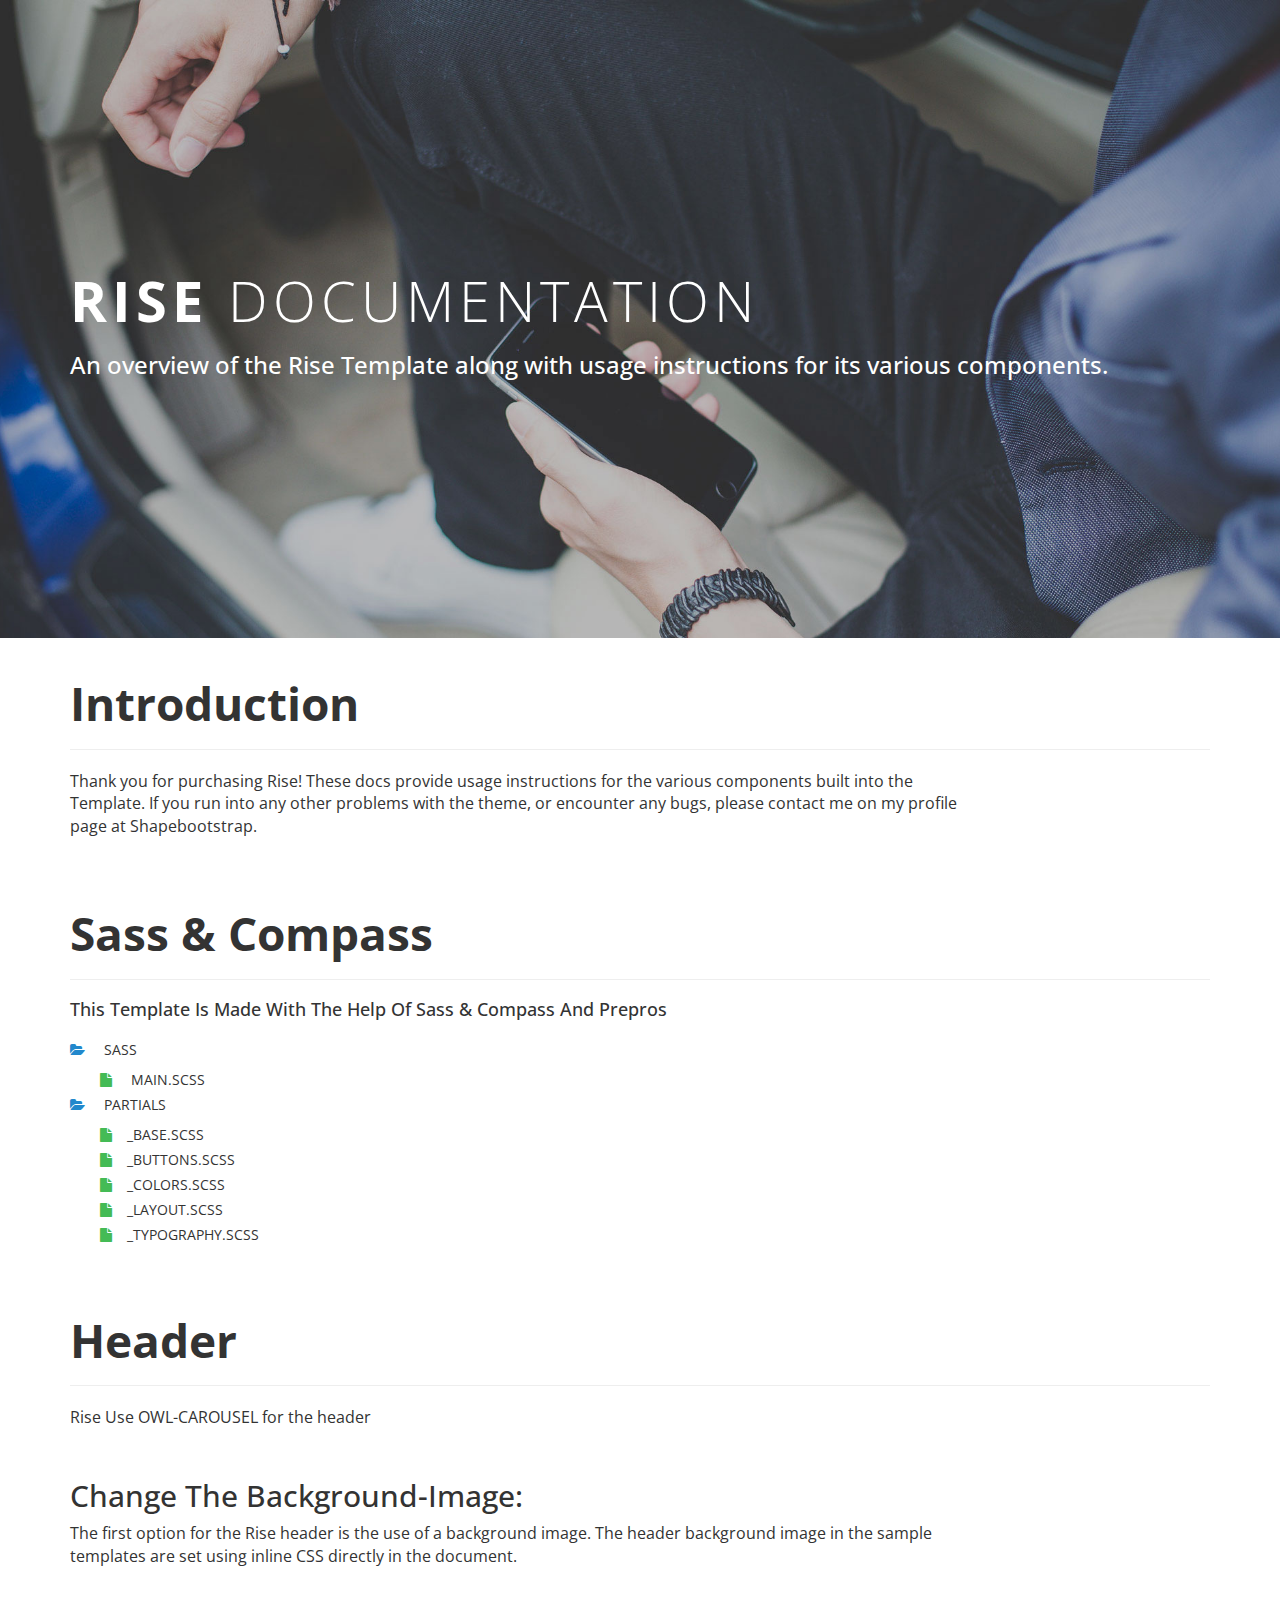
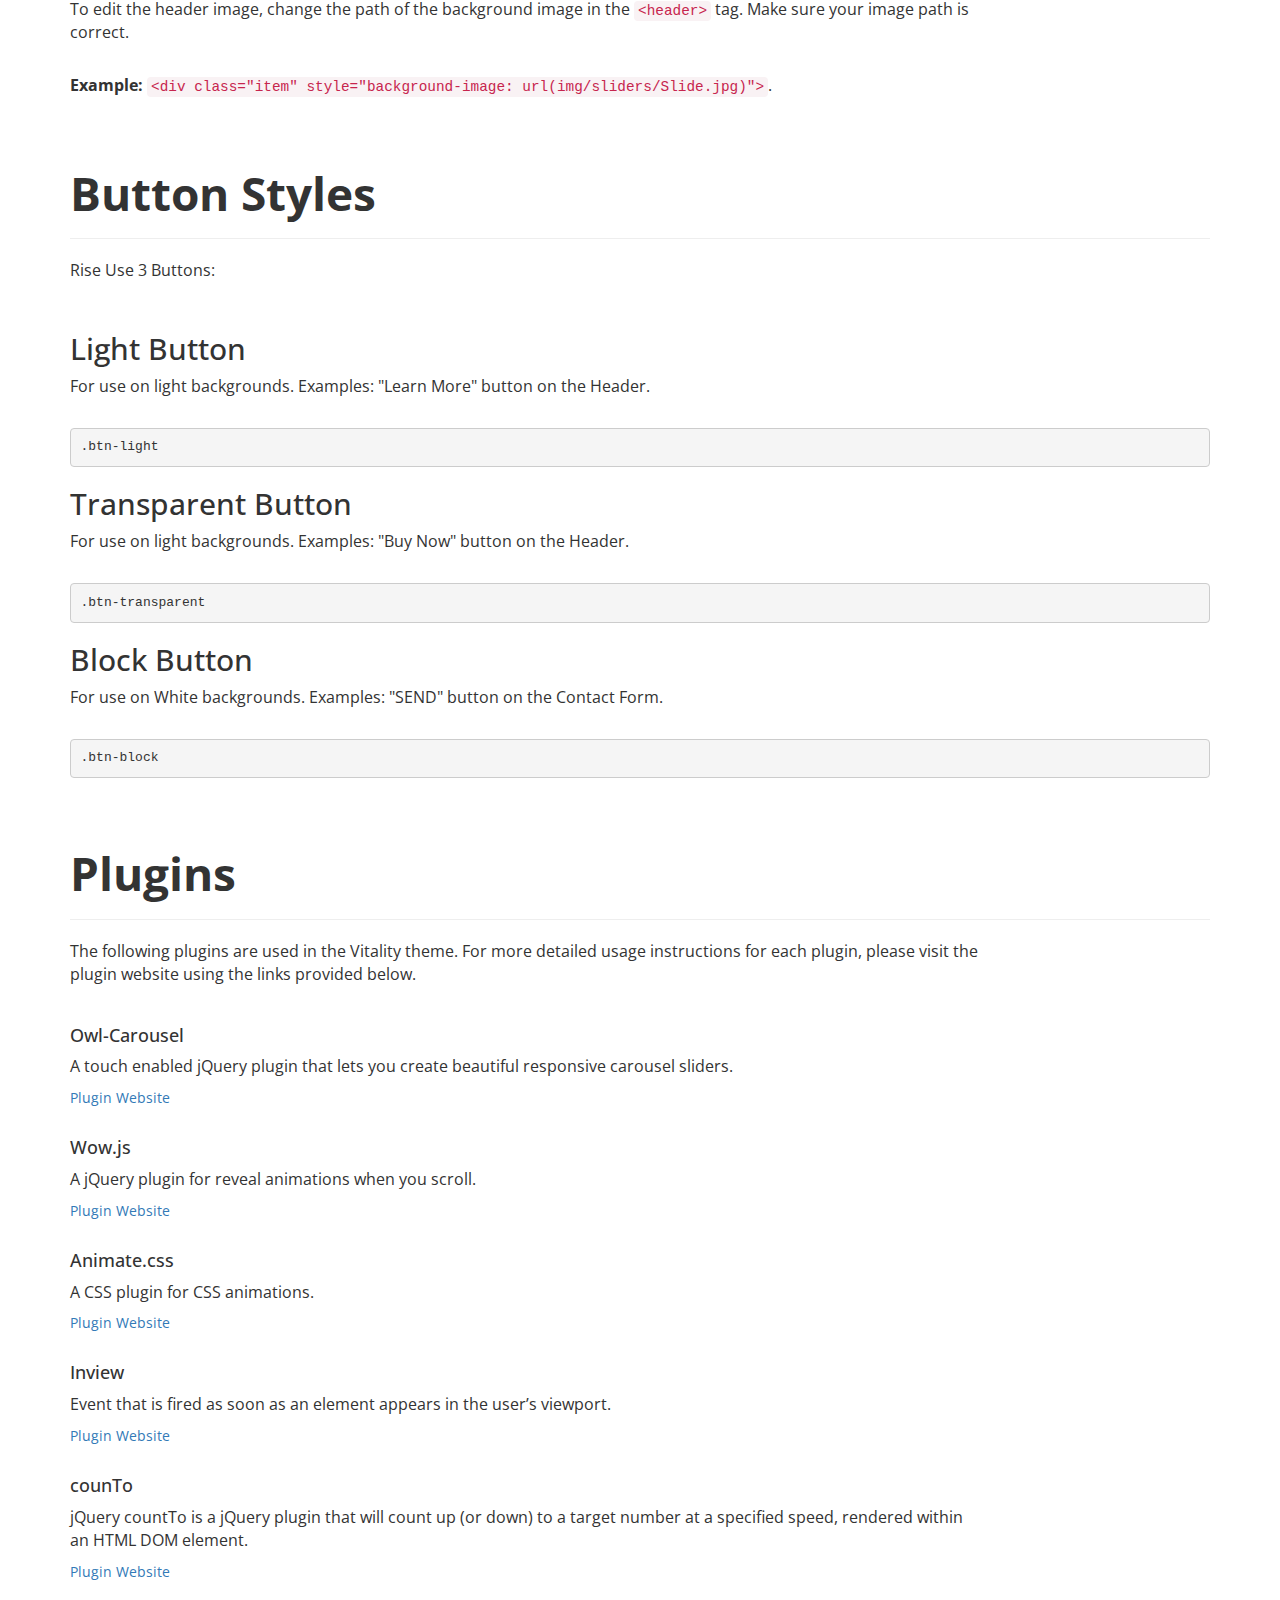
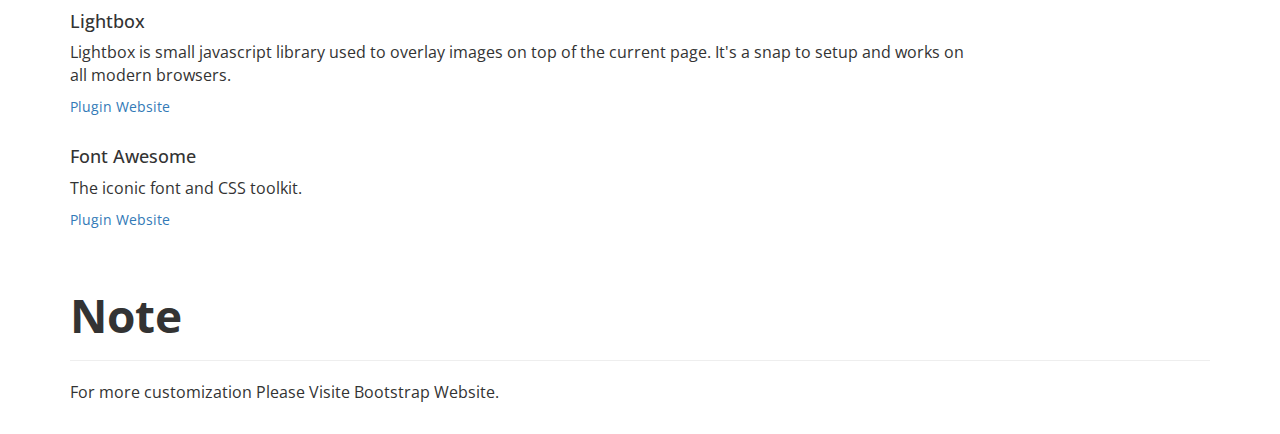
<file: app/static/Documentation/index.html>
<!DOCTYPE html>
<html lang="en">

<head>
    <meta charset="utf-8">
    <meta http-equiv="X-UA-Compatible" content="IE=edge">
    <meta name="viewport" content="width=device-width, initial-scale=1">
    <!-- The above 3 meta tags *must* come first in the head; any other head content must come *after* these tags -->
    <title>Rise-Documantation</title>

    <!-- Bootstrap -->
    <link href="bootstrap-assets/css/bootstrap.min.css" rel="stylesheet">
    <link rel="stylesheet" href="https://maxcdn.bootstrapcdn.com/font-awesome/4.4.0/css/font-awesome.min.css">
    <link href="css/main.css" rel="stylesheet">
    <link href='https://fonts.googleapis.com/css?family=Open+Sans:400,300,600,700' rel='stylesheet' type='text/css'>
    <!-- HTML5 shim and Respond.js for IE8 support of HTML5 elements and media queries -->
    <!-- WARNING: Respond.js doesn't work if you view the page via file:// -->
    <!--[if lt IE 9]>
      <script src="https://oss.maxcdn.com/html5shiv/3.7.2/html5shiv.min.js"></script>
      <script src="https://oss.maxcdn.com/respond/1.4.2/respond.min.js"></script>
    <![endif]-->
</head>

<body>
    <header>
        <div class="container">
            <div class="header-content">
                <h1><span>Rise</span> Documentation</h1>
                <h3>An overview of the Rise Template along with usage instructions for its various components.</h3> </div>
        </div>
    </header>
    <!-- Introduction -->
    <section class="docs">
        <div class="container">
            <h1>Introduction</h1>
            <hr>
            <p>Thank you for purchasing Rise! These docs provide usage instructions for the various components built into the Template. If you run into any other problems with the theme, or encounter any bugs, please contact me on my profile page at Shapebootstrap.</p>
        </div>
    </section>
    <!-- File Structure -->
    <section class="docs">
        <div class="container">
            <h1>Sass &amp; Compass</h1>
            <hr>
            <h4>This Template Is Made With The Help Of Sass &amp; Compass And Prepros</h4>
            <ul class="list-unstyled parent">
                <li class="is-folder"><i class="fa fa-folder-open"></i> sass
                    <ul class="list-unstyled">
                        <li><i class="fa fa-file"></i> main.scss</li>
                    </ul>
                    <li class="is-folder"><i class="fa fa-folder-open"></i> partials
                        <ul class="list-unstyled">
                            <li><i class="fa fa-file"></i>_base.scss</li>
                            <li><i class="fa fa-file"></i>_buttons.scss</li>
                            <li><i class="fa fa-file"></i>_colors.scss</li>
                            <li><i class="fa fa-file"></i>_layout.scss</li>
                            <li><i class="fa fa-file"></i>_typography.scss</li>
                        </ul>
                    </li>
                </li>
            </ul>
        </div>
    </section>
    <!-- Header -->
    <section class="docs">
        <div class="container">
            <h1>Header</h1>
            <hr>
            <p>Rise Use OWL-CAROUSEL for the header</p>
            <br>
            <h2>Change The Background-Image:</h2>
            <p>The first option for the Rise header is the use of a background image. The header background image in the sample templates are set using inline CSS directly in the document.</p>
            <br>
            <p>To edit the header image, change the path of the background image in the <code>&lt;header&gt;</code> tag. Make sure your image path is correct.</p>
            <br>
            <p><strong>Example: </strong><code>&lt;div class="item" style="background-image: url(img/sliders/Slide.jpg)"&gt;</code>.</p>
        </div>
    </section>
    <!-- Buttons -->
    <section class="docs">
        <div class="container">
            <h1>Button Styles</h1>
            <hr>
            <p>Rise Use 3 Buttons:</p>
            <br>
            <h2>Light Button</h2>
            <p>For use on light backgrounds. Examples: "Learn More" button on the Header.</p>
            <br>
            <pre><code>.btn-light</code></pre>
            <h2>Transparent Button</h2>
            <p>For use on light backgrounds. Examples: "Buy Now" button on the Header.</p>
            <br>
            <pre><code>.btn-transparent</code></pre>
            <h2>Block Button</h2>
            <p>For use on White backgrounds. Examples: "SEND" button on the Contact Form.</p>
            <br>
            <pre><code>.btn-block</code></pre>
        </div>
    </section>
    <!-- Plugins -->
    <section class="docs">
        <div class="container">
            <h1>Plugins</h1>
            <hr>
            <p>The following plugins are used in the Vitality theme. For more detailed usage instructions for each plugin, please visit the plugin website using the links provided below.</p>
            <br>
            <div class="plugin">
                <h4>Owl-Carousel</h4>
                <p>A touch enabled jQuery plugin that lets you create beautiful responsive carousel sliders.</p>
                <a href="http://owlgraphic.com/owlcarousel/index.html">Plugin Website</a>
            </div>
            <br>
            <div class="plugin">
                <h4>Wow.js</h4>
                <p>A jQuery plugin for reveal animations when you scroll.</p>
                <a href="http://mynameismatthieu.com/WOW/">Plugin Website</a>
            </div>
            <br>
            <div class="plugin">
                <h4>Animate.css</h4>
                <p>A CSS plugin for CSS animations.</p>
                <a href="http://daneden.github.io/animate.css/">Plugin Website</a>
            </div>
            <br>
            <div class="plugin">
                <h4>Inview</h4>
                <p>Event that is fired as soon as an element appears in the user’s viewport.</p>
                <a href="https://github.com/protonet/jquery.inview">Plugin Website</a>
            </div>
            <br>
            <div class="plugin">
                <h4>counTo</h4>
                <p>jQuery countTo is a jQuery plugin that will count up (or down) to a target number at a specified speed, rendered within an HTML DOM element.</p>
                <a href="https://github.com/mhuggins/jquery-countTo">Plugin Website</a>
            </div>
            <br>
            <div class="plugin">
                <h4>Lightbox</h4>
                <p>Lightbox is small javascript library used to overlay images on top of the current page. It's a snap to setup and works on all modern browsers.</p>
                <a href="http://lokeshdhakar.com/projects/lightbox2/">Plugin Website</a>
            </div>
            <br>
            <div class="plugin">
                <h4>Font Awesome</h4>
                <p>The iconic font and CSS toolkit.</p>
                <a href="http://fontawesome.io/">Plugin Website</a>
            </div>
        </div>
    </section>
    <!-- Note -->
    <section class="docs">
        <div class="container">
            <h1>Note</h1>
            <hr>
            <p>For more customization Please Visite Bootstrap Website.</p>
        </div>
    </section>
    <!-- jQuery (necessary for Bootstrap's JavaScript plugins) -->
    <script src="https://ajax.googleapis.com/ajax/libs/jquery/1.11.3/jquery.min.js"></script>
    <!-- Include all compiled plugins (below), or include individual files as needed -->
    <script src="bootstrap-assets/js/bootstrap.min.js"></script>
</body>

</html>
</file>
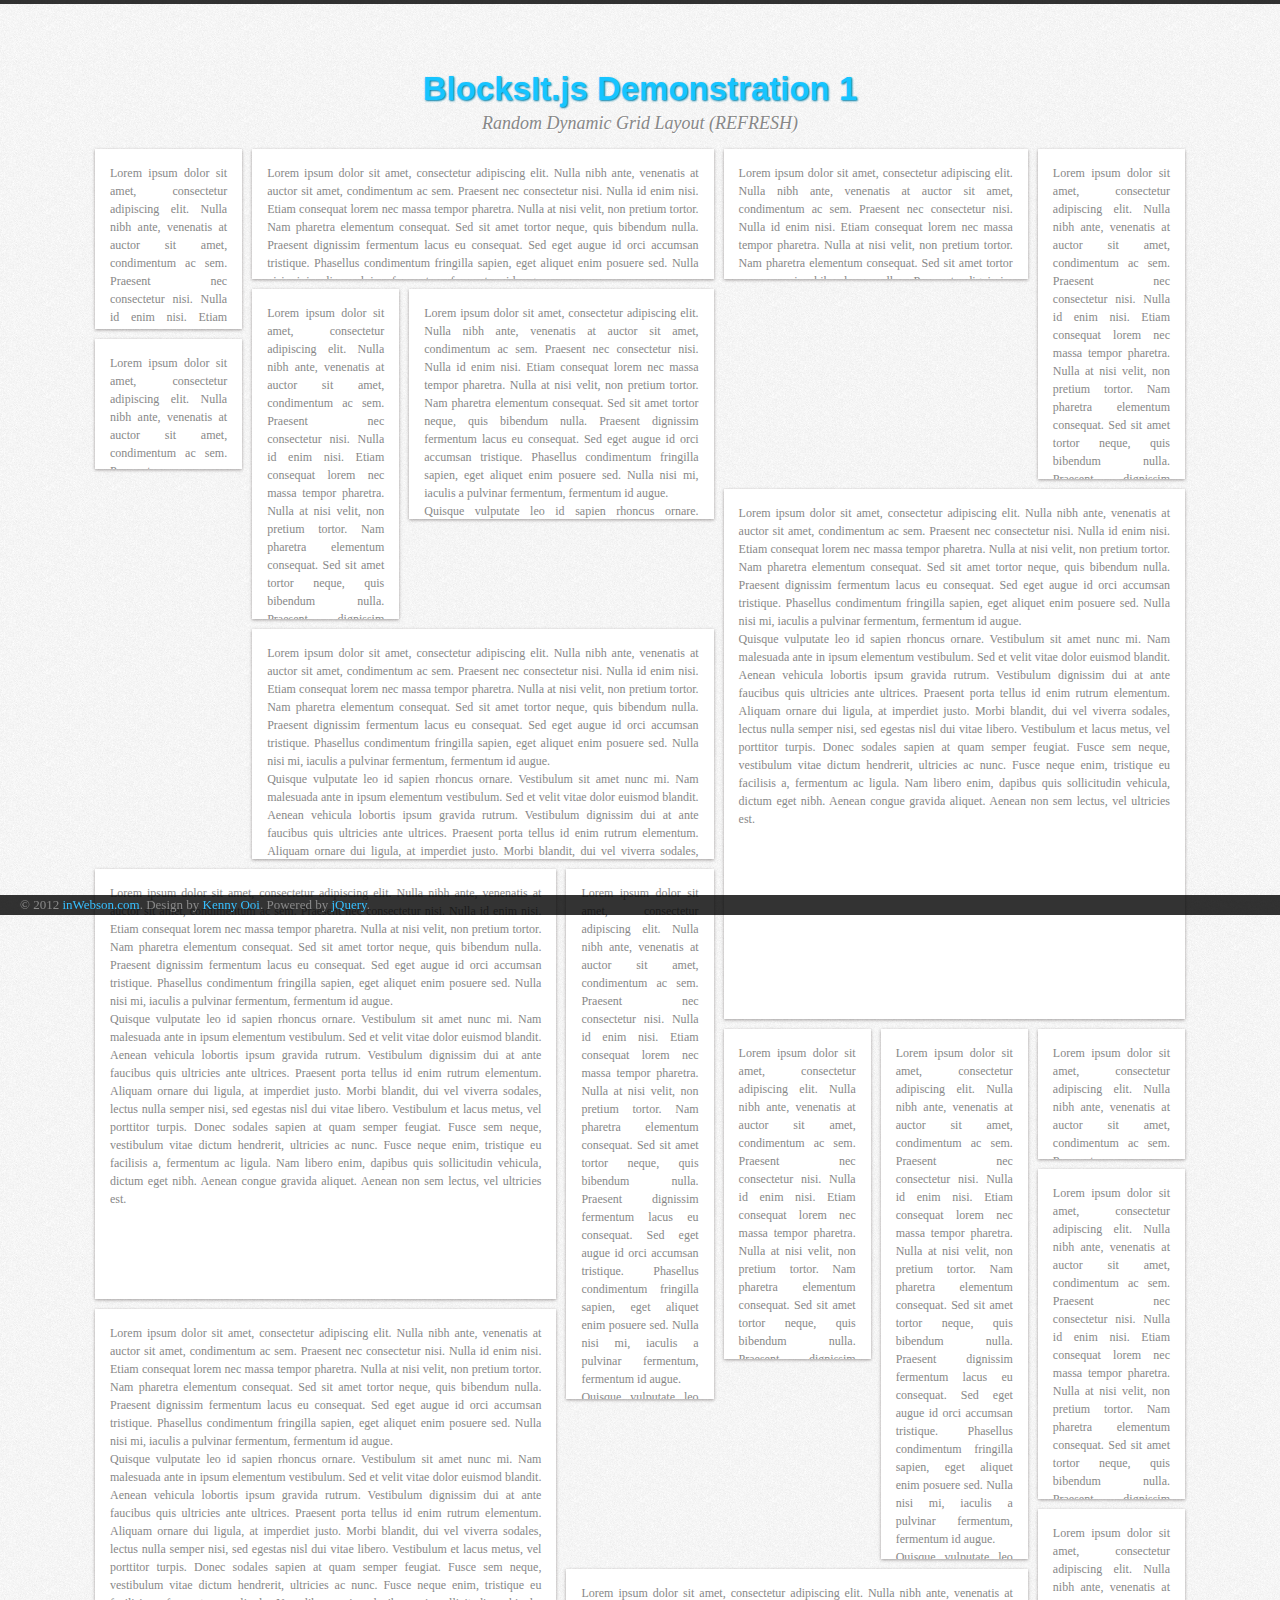
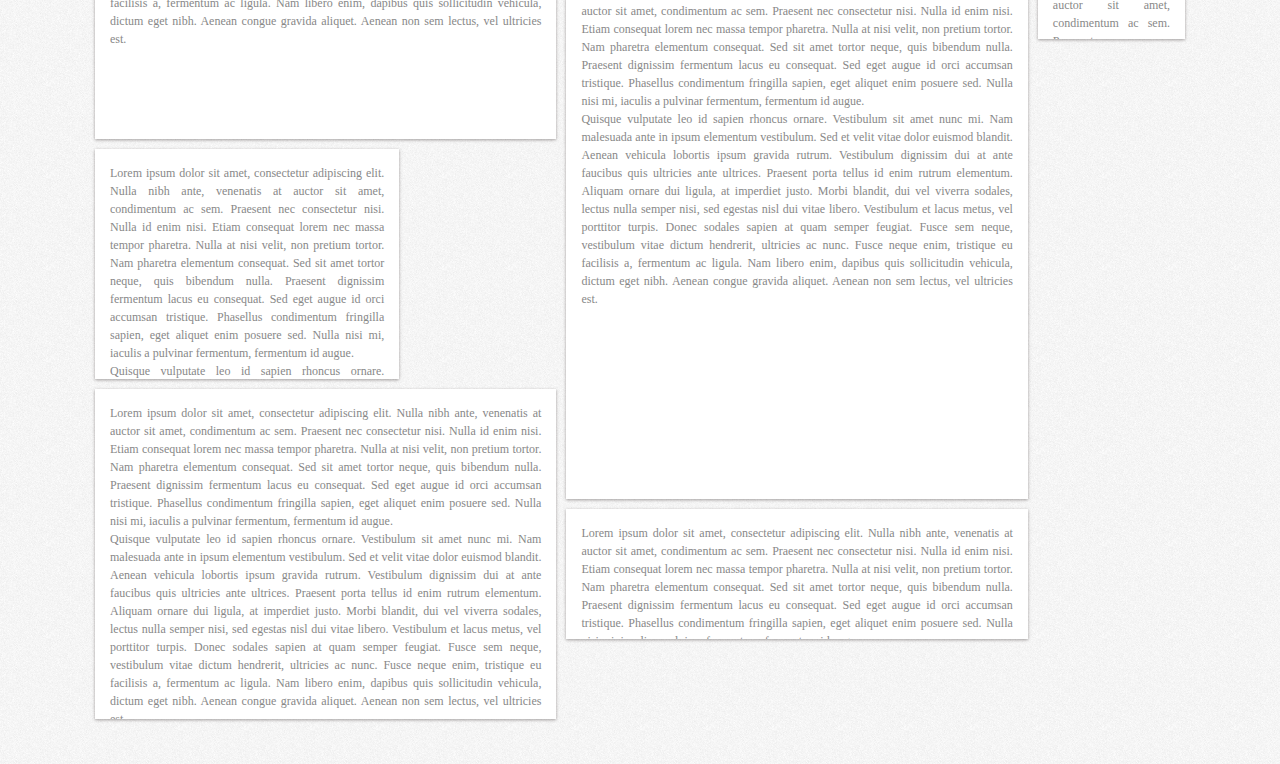
<file: app/static/plugins/blocksit/demo1/index.html>
<!DOCTYPE html>
<html>
<head>
<title>BlocksIt.js Demonstration #1 - Random Dynamic Grid Layout</title>
<meta name="description" content="BlocksIt.js jQuery plugin Demonstration #1 random dynamic grid layout by inWebson.com"/>
<meta name="keywords" content="demonstration,demo,jquery,blocksit.js,random,dynamic,grid,layout,inwebson"/>
<link rel='stylesheet' href='style.css' media='screen' />
<script src="http://ajax.googleapis.com/ajax/libs/jquery/1.7.1/jquery.min.js"></script>
<!--[if lt IE 9]>
<script src="http://html5shim.googlecode.com/svn/trunk/html5.js"></script>
<![endif]-->
<script src="../blocksit.min.js"></script>
<script>
$(document).ready(function() {
	//vendor script
	$('#header')
	.css({ 'top':-50 })
	.delay(1000)
	.animate({'top': 0}, 800);
	
	$('#footer')
	.css({ 'bottom':-15 })
	.delay(1000)
	.animate({'bottom': 0}, 800);
	
	//generate blocks
	var numOfClone = 20;
	for(var i=0; i<numOfClone; i++) {
		var clone = $('#container').find('.block:first').clone();
		clone.attr('id', 'clone-'+i);
		clone.css('height', (Math.floor(Math.random()*5)+1)*100);
		clone.attr('data-size', Math.floor(Math.random()*3)+1);
		
		$('#container').append(clone);
	}
	
	//blocksit define
	$('#container').BlocksIt({
		numOfCol: 7
	});
});
</script>
<link rel="shortcut icon" href="http://www.inwebson.com/wp-content/themes/inwebson2/favicon.ico" />
<link rel="canonical" href="http://www.inwebson.com/demo/blocksit-js/demo1/" />
</head>
<body>

<!-- Header -->
<header id="header">
	<h1>BlocksIt.js | Dynamic Grid Layout jQuery Plugin</h1>
	<div id="backlinks">
		<a href="../">Back to Home Page &raquo;</a>
		<a href="http://www.inwebson.com/jquery/blocksit-js-dynamic-grid-layout-jquery-plugin/">Visit Plugin Article Page &raquo;</a>
	</div>
	<div class="clearfix"></div>
</header>

<!-- Content -->
<section id="wrapper">
	<hgroup>
		<h2>BlocksIt.js Demonstration 1</h2> 
		<h3>Random Dynamic Grid Layout (REFRESH)</h3>
	</hgroup>
	<div id="container">
		<div class="block" style="height:150px;">
			Lorem ipsum dolor sit amet, consectetur adipiscing elit. Nulla nibh ante, venenatis at auctor sit amet, condimentum ac sem. Praesent nec consectetur nisi. Nulla id enim nisi. Etiam consequat lorem nec massa tempor pharetra. Nulla at nisi velit, non pretium tortor. Nam pharetra elementum consequat. Sed sit amet tortor neque, quis bibendum nulla. Praesent dignissim fermentum lacus eu consequat. Sed eget augue id orci accumsan tristique. Phasellus condimentum fringilla sapien, eget aliquet enim posuere sed. Nulla nisi mi, iaculis a pulvinar fermentum, fermentum id augue. <br/>
			Quisque vulputate leo id sapien rhoncus ornare. Vestibulum sit amet nunc mi. Nam malesuada ante in ipsum elementum vestibulum. Sed et velit vitae dolor euismod blandit. Aenean vehicula lobortis ipsum gravida rutrum. Vestibulum dignissim dui at ante faucibus quis ultricies ante ultrices. Praesent porta tellus id enim rutrum elementum. Aliquam ornare dui ligula, at imperdiet justo. Morbi blandit, dui vel viverra sodales, lectus nulla semper nisi, sed egestas nisl dui vitae libero. Vestibulum et lacus metus, vel porttitor turpis. Donec sodales sapien at quam semper feugiat. Fusce sem neque, vestibulum vitae dictum hendrerit, ultricies ac nunc. Fusce neque enim, tristique eu facilisis a, fermentum ac ligula. Nam libero enim, dapibus quis sollicitudin vehicula, dictum eget nibh. Aenean congue gravida aliquet. Aenean non sem lectus, vel ultricies est.
		</div>
	</div>
</section>

<!-- Footer -->
<footer id="footer">
	<span>&copy; 2012 <a href="http://www.inwebson.com">inWebson.com</a>. Design by <a href="http://www.inwebson.com/contactus">Kenny Ooi</a>. Powered by <a href="http://www.inwebson.com/jquery/">jQuery</a>.</span>
</footer>

</body>
</html>
</file>
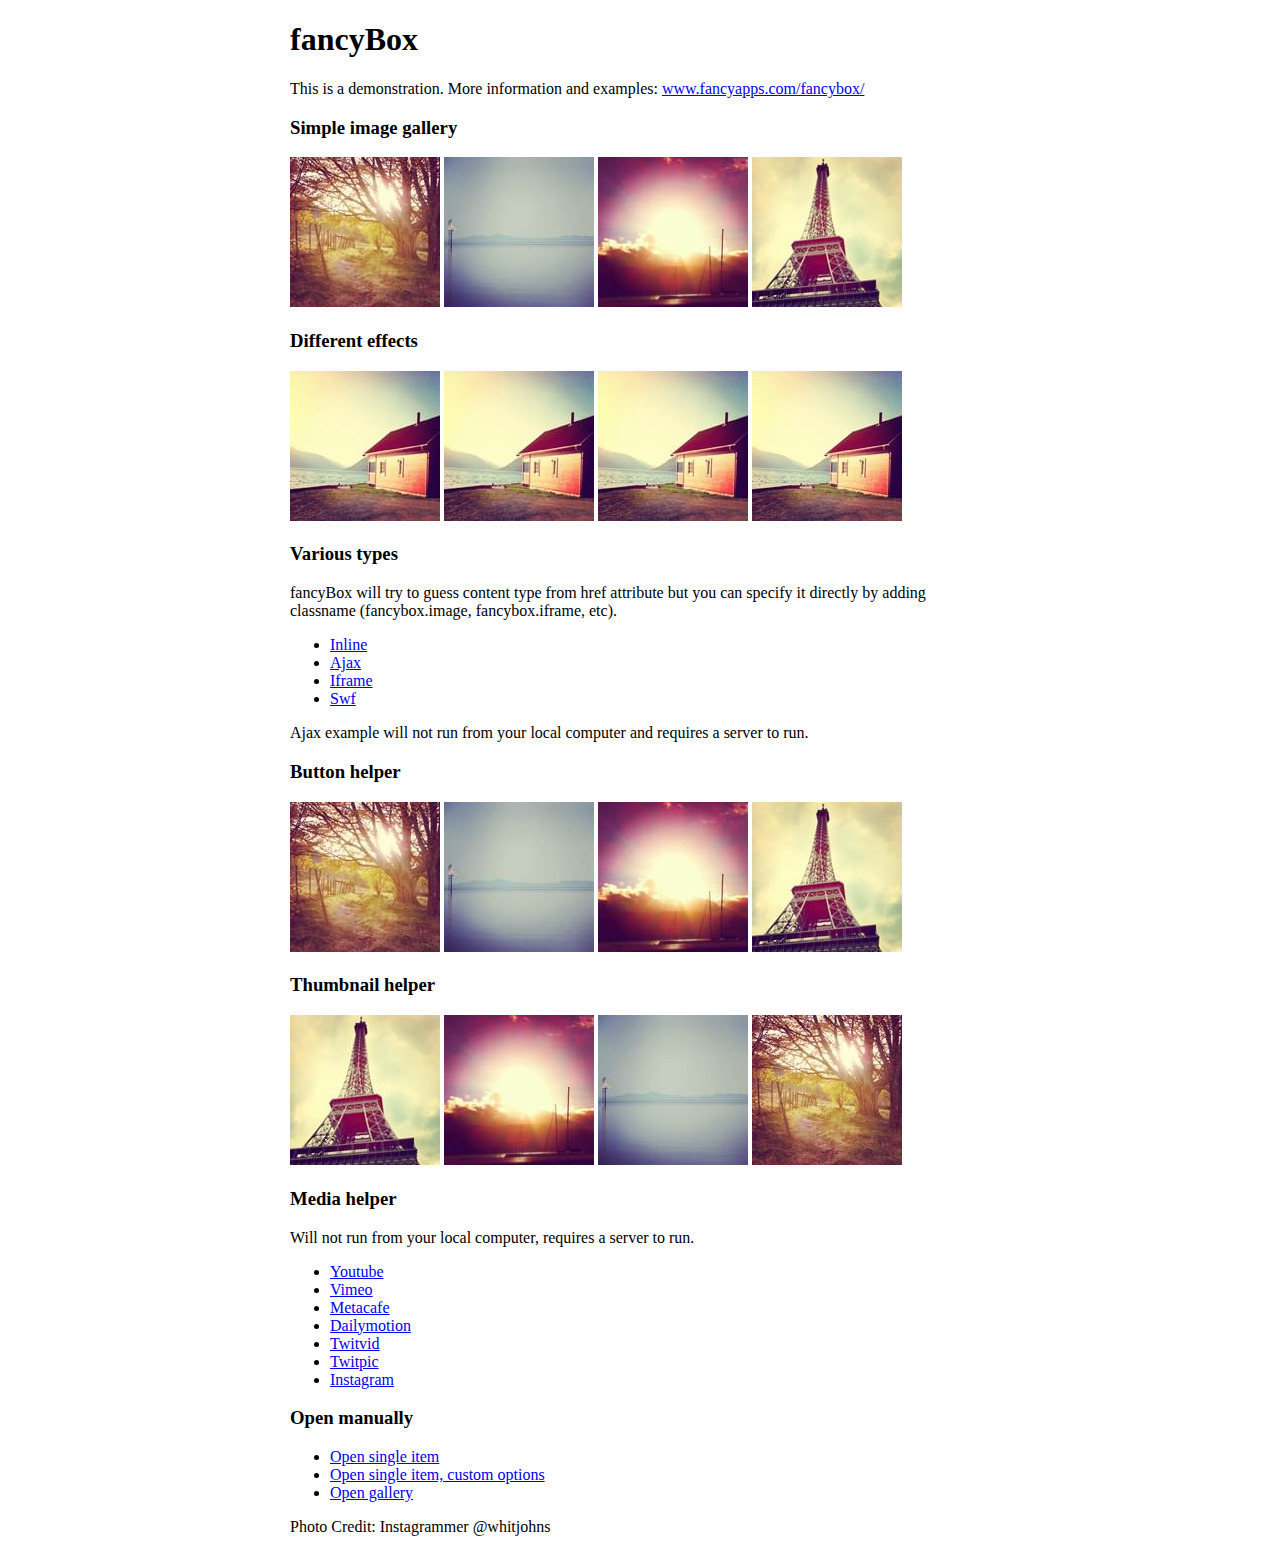
<file: app/static/plugins/fancybox2/demo/index.html>
<!DOCTYPE html>
<html>
<head>
	<title>fancyBox - Fancy jQuery Lightbox Alternative | Demonstration</title>
	<meta http-equiv="Content-Type" content="text/html; charset=UTF-8" />

	<!-- Add jQuery library -->
	<script type="text/javascript" src="../lib/jquery-1.10.1.min.js"></script>

	<!-- Add mousewheel plugin (this is optional) -->
	<script type="text/javascript" src="../lib/jquery.mousewheel-3.0.6.pack.js"></script>

	<!-- Add fancyBox main JS and CSS files -->
	<script type="text/javascript" src="../source/jquery.fancybox.js?v=2.1.5"></script>
	<link rel="stylesheet" type="text/css" href="../source/jquery.fancybox.css?v=2.1.5" media="screen" />

	<!-- Add Button helper (this is optional) -->
	<link rel="stylesheet" type="text/css" href="../source/helpers/jquery.fancybox-buttons.css?v=1.0.5" />
	<script type="text/javascript" src="../source/helpers/jquery.fancybox-buttons.js?v=1.0.5"></script>

	<!-- Add Thumbnail helper (this is optional) -->
	<link rel="stylesheet" type="text/css" href="../source/helpers/jquery.fancybox-thumbs.css?v=1.0.7" />
	<script type="text/javascript" src="../source/helpers/jquery.fancybox-thumbs.js?v=1.0.7"></script>

	<!-- Add Media helper (this is optional) -->
	<script type="text/javascript" src="../source/helpers/jquery.fancybox-media.js?v=1.0.6"></script>

	<script type="text/javascript">
		$(document).ready(function() {
			/*
			 *  Simple image gallery. Uses default settings
			 */

			$('.fancybox').fancybox();

			/*
			 *  Different effects
			 */

			// Change title type, overlay closing speed
			$(".fancybox-effects-a").fancybox({
				helpers: {
					title : {
						type : 'outside'
					},
					overlay : {
						speedOut : 0
					}
				}
			});

			// Disable opening and closing animations, change title type
			$(".fancybox-effects-b").fancybox({
				openEffect  : 'none',
				closeEffect	: 'none',

				helpers : {
					title : {
						type : 'over'
					}
				}
			});

			// Set custom style, close if clicked, change title type and overlay color
			$(".fancybox-effects-c").fancybox({
				wrapCSS    : 'fancybox-custom',
				closeClick : true,

				openEffect : 'none',

				helpers : {
					title : {
						type : 'inside'
					},
					overlay : {
						css : {
							'background' : 'rgba(238,238,238,0.85)'
						}
					}
				}
			});

			// Remove padding, set opening and closing animations, close if clicked and disable overlay
			$(".fancybox-effects-d").fancybox({
				padding: 0,

				openEffect : 'elastic',
				openSpeed  : 150,

				closeEffect : 'elastic',
				closeSpeed  : 150,

				closeClick : true,

				helpers : {
					overlay : null
				}
			});

			/*
			 *  Button helper. Disable animations, hide close button, change title type and content
			 */

			$('.fancybox-buttons').fancybox({
				openEffect  : 'none',
				closeEffect : 'none',

				prevEffect : 'none',
				nextEffect : 'none',

				closeBtn  : false,

				helpers : {
					title : {
						type : 'inside'
					},
					buttons	: {}
				},

				afterLoad : function() {
					this.title = 'Image ' + (this.index + 1) + ' of ' + this.group.length + (this.title ? ' - ' + this.title : '');
				}
			});


			/*
			 *  Thumbnail helper. Disable animations, hide close button, arrows and slide to next gallery item if clicked
			 */

			$('.fancybox-thumbs').fancybox({
				prevEffect : 'none',
				nextEffect : 'none',

				closeBtn  : false,
				arrows    : false,
				nextClick : true,

				helpers : {
					thumbs : {
						width  : 50,
						height : 50
					}
				}
			});

			/*
			 *  Media helper. Group items, disable animations, hide arrows, enable media and button helpers.
			*/
			$('.fancybox-media')
				.attr('rel', 'media-gallery')
				.fancybox({
					openEffect : 'none',
					closeEffect : 'none',
					prevEffect : 'none',
					nextEffect : 'none',

					arrows : false,
					helpers : {
						media : {},
						buttons : {}
					}
				});

			/*
			 *  Open manually
			 */

			$("#fancybox-manual-a").click(function() {
				$.fancybox.open('1_b.jpg');
			});

			$("#fancybox-manual-b").click(function() {
				$.fancybox.open({
					href : 'iframe.html',
					type : 'iframe',
					padding : 5
				});
			});

			$("#fancybox-manual-c").click(function() {
				$.fancybox.open([
					{
						href : '1_b.jpg',
						title : 'My title'
					}, {
						href : '2_b.jpg',
						title : '2nd title'
					}, {
						href : '3_b.jpg'
					}
				], {
					helpers : {
						thumbs : {
							width: 75,
							height: 50
						}
					}
				});
			});


		});
	</script>
	<style type="text/css">
		.fancybox-custom .fancybox-skin {
			box-shadow: 0 0 50px #222;
		}

		body {
			max-width: 700px;
			margin: 0 auto;
		}
	</style>
</head>
<body>
	<h1>fancyBox</h1>

	<p>This is a demonstration. More information and examples: <a href="http://fancyapps.com/fancybox/">www.fancyapps.com/fancybox/</a></p>

	<h3>Simple image gallery</h3>
	<p>
		<a class="fancybox" href="1_b.jpg" data-fancybox-group="gallery" title="Lorem ipsum dolor sit amet"><img src="1_s.jpg" alt="" /></a>

		<a class="fancybox" href="2_b.jpg" data-fancybox-group="gallery" title="Etiam quis mi eu elit temp"><img src="2_s.jpg" alt="" /></a>

		<a class="fancybox" href="3_b.jpg" data-fancybox-group="gallery" title="Cras neque mi, semper leon"><img src="3_s.jpg" alt="" /></a>

		<a class="fancybox" href="4_b.jpg" data-fancybox-group="gallery" title="Sed vel sapien vel sem uno"><img src="4_s.jpg" alt="" /></a>
	</p>

	<h3>Different effects</h3>
	<p>
		<a class="fancybox-effects-a" href="5_b.jpg" title="Lorem ipsum dolor sit amet, consectetur adipiscing elit"><img src="5_s.jpg" alt="" /></a>

		<a class="fancybox-effects-b" href="5_b.jpg" title="Lorem ipsum dolor sit amet, consectetur adipiscing elit"><img src="5_s.jpg" alt="" /></a>

		<a class="fancybox-effects-c" href="5_b.jpg" title="Lorem ipsum dolor sit amet, consectetur adipiscing elit"><img src="5_s.jpg" alt="" /></a>

		<a class="fancybox-effects-d" href="5_b.jpg" title="Lorem ipsum dolor sit amet, consectetur adipiscing elit"><img src="5_s.jpg" alt="" /></a>
	</p>

	<h3>Various types</h3>
	<p>
		fancyBox will try to guess content type from href attribute but you can specify it directly by adding classname (fancybox.image, fancybox.iframe, etc).
	</p>
	<ul>
		<li><a class="fancybox" href="#inline1" title="Lorem ipsum dolor sit amet">Inline</a></li>
		<li><a class="fancybox fancybox.ajax" href="ajax.txt">Ajax</a></li>
		<li><a class="fancybox fancybox.iframe" href="iframe.html">Iframe</a></li>
		<li><a class="fancybox" href="http://www.adobe.com/jp/events/cs3_web_edition_tour/swfs/perform.swf">Swf</a></li>
	</ul>

	<div id="inline1" style="width:400px;display: none;">
		<h3>Etiam quis mi eu elit</h3>
		<p>
			Lorem ipsum dolor sit amet, consectetur adipiscing elit. Etiam quis mi eu elit tempor facilisis id et neque. Nulla sit amet sem sapien. Vestibulum imperdiet porta ante ac ornare. Nulla et lorem eu nibh adipiscing ultricies nec at lacus. Cras laoreet ultricies sem, at blandit mi eleifend aliquam. Nunc enim ipsum, vehicula non pretium varius, cursus ac tortor. Vivamus fringilla congue laoreet. Quisque ultrices sodales orci, quis rhoncus justo auctor in. Phasellus dui eros, bibendum eu feugiat ornare, faucibus eu mi. Nunc aliquet tempus sem, id aliquam diam varius ac. Maecenas nisl nunc, molestie vitae eleifend vel, iaculis sed magna. Aenean tempus lacus vitae orci posuere porttitor eget non felis. Donec lectus elit, aliquam nec eleifend sit amet, vestibulum sed nunc.
		</p>
	</div>

	<p>
		Ajax example will not run from your local computer and requires a server to run.
	</p>

	<h3>Button helper</h3>
	<p>
		<a class="fancybox-buttons" data-fancybox-group="button" href="1_b.jpg"><img src="1_s.jpg" alt="" /></a>

		<a class="fancybox-buttons" data-fancybox-group="button" href="2_b.jpg"><img src="2_s.jpg" alt="" /></a>

		<a class="fancybox-buttons" data-fancybox-group="button" href="3_b.jpg"><img src="3_s.jpg" alt="" /></a>

		<a class="fancybox-buttons" data-fancybox-group="button" href="4_b.jpg"><img src="4_s.jpg" alt="" /></a>
	</p>

	<h3>Thumbnail helper</h3>
	<p>
		<a class="fancybox-thumbs" data-fancybox-group="thumb" href="4_b.jpg"><img src="4_s.jpg" alt="" /></a>

		<a class="fancybox-thumbs" data-fancybox-group="thumb" href="3_b.jpg"><img src="3_s.jpg" alt="" /></a>

		<a class="fancybox-thumbs" data-fancybox-group="thumb" href="2_b.jpg"><img src="2_s.jpg" alt="" /></a>

		<a class="fancybox-thumbs" data-fancybox-group="thumb" href="1_b.jpg"><img src="1_s.jpg" alt="" /></a>
	</p>

	<h3>Media helper</h3>
	<p>
		Will not run from your local computer, requires a server to run.
	</p>

	<ul>
		<li><a class="fancybox-media" href="http://www.youtube.com/watch?v=opj24KnzrWo">Youtube</a></li>
		<li><a class="fancybox-media" href="http://vimeo.com/47480346">Vimeo</a></li>
		<li><a class="fancybox-media" href="http://www.metacafe.com/watch/7635964/">Metacafe</a></li>
		<li><a class="fancybox-media" href="http://www.dailymotion.com/video/xoeylt_electric-guest-this-head-i-hold_music">Dailymotion</a></li>
		<li><a class="fancybox-media" href="http://twitvid.com/QY7MD">Twitvid</a></li>
		<li><a class="fancybox-media" href="http://twitpic.com/7p93st">Twitpic</a></li>
		<li><a class="fancybox-media" href="http://instagr.am/p/IejkuUGxQn">Instagram</a></li>
	</ul>

	<h3>Open manually</h3>
	<ul>
		<li><a id="fancybox-manual-a" href="javascript:;">Open single item</a></li>
		<li><a id="fancybox-manual-b" href="javascript:;">Open single item, custom options</a></li>
		<li><a id="fancybox-manual-c" href="javascript:;">Open gallery</a></li>
	</ul>

	<p>
		Photo Credit: Instagrammer @whitjohns
	</p>
</body>
</html>
</file>
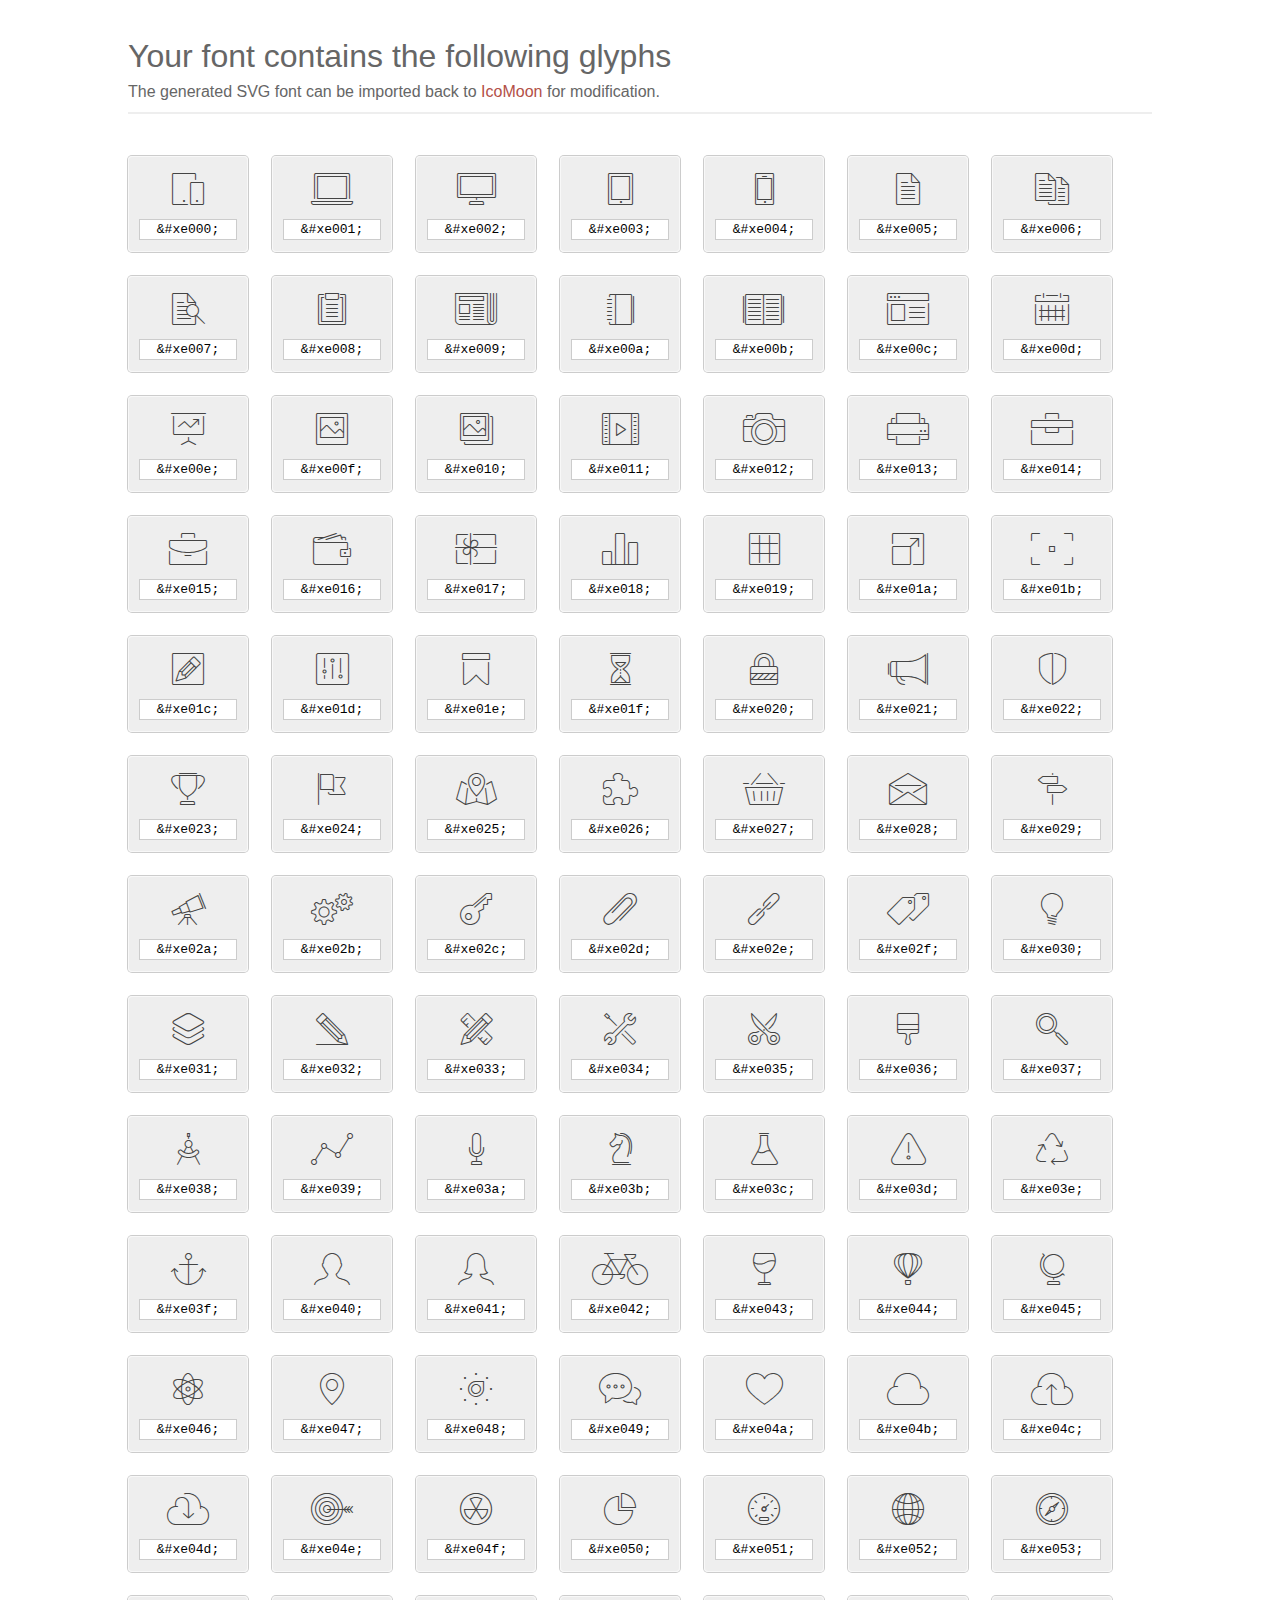
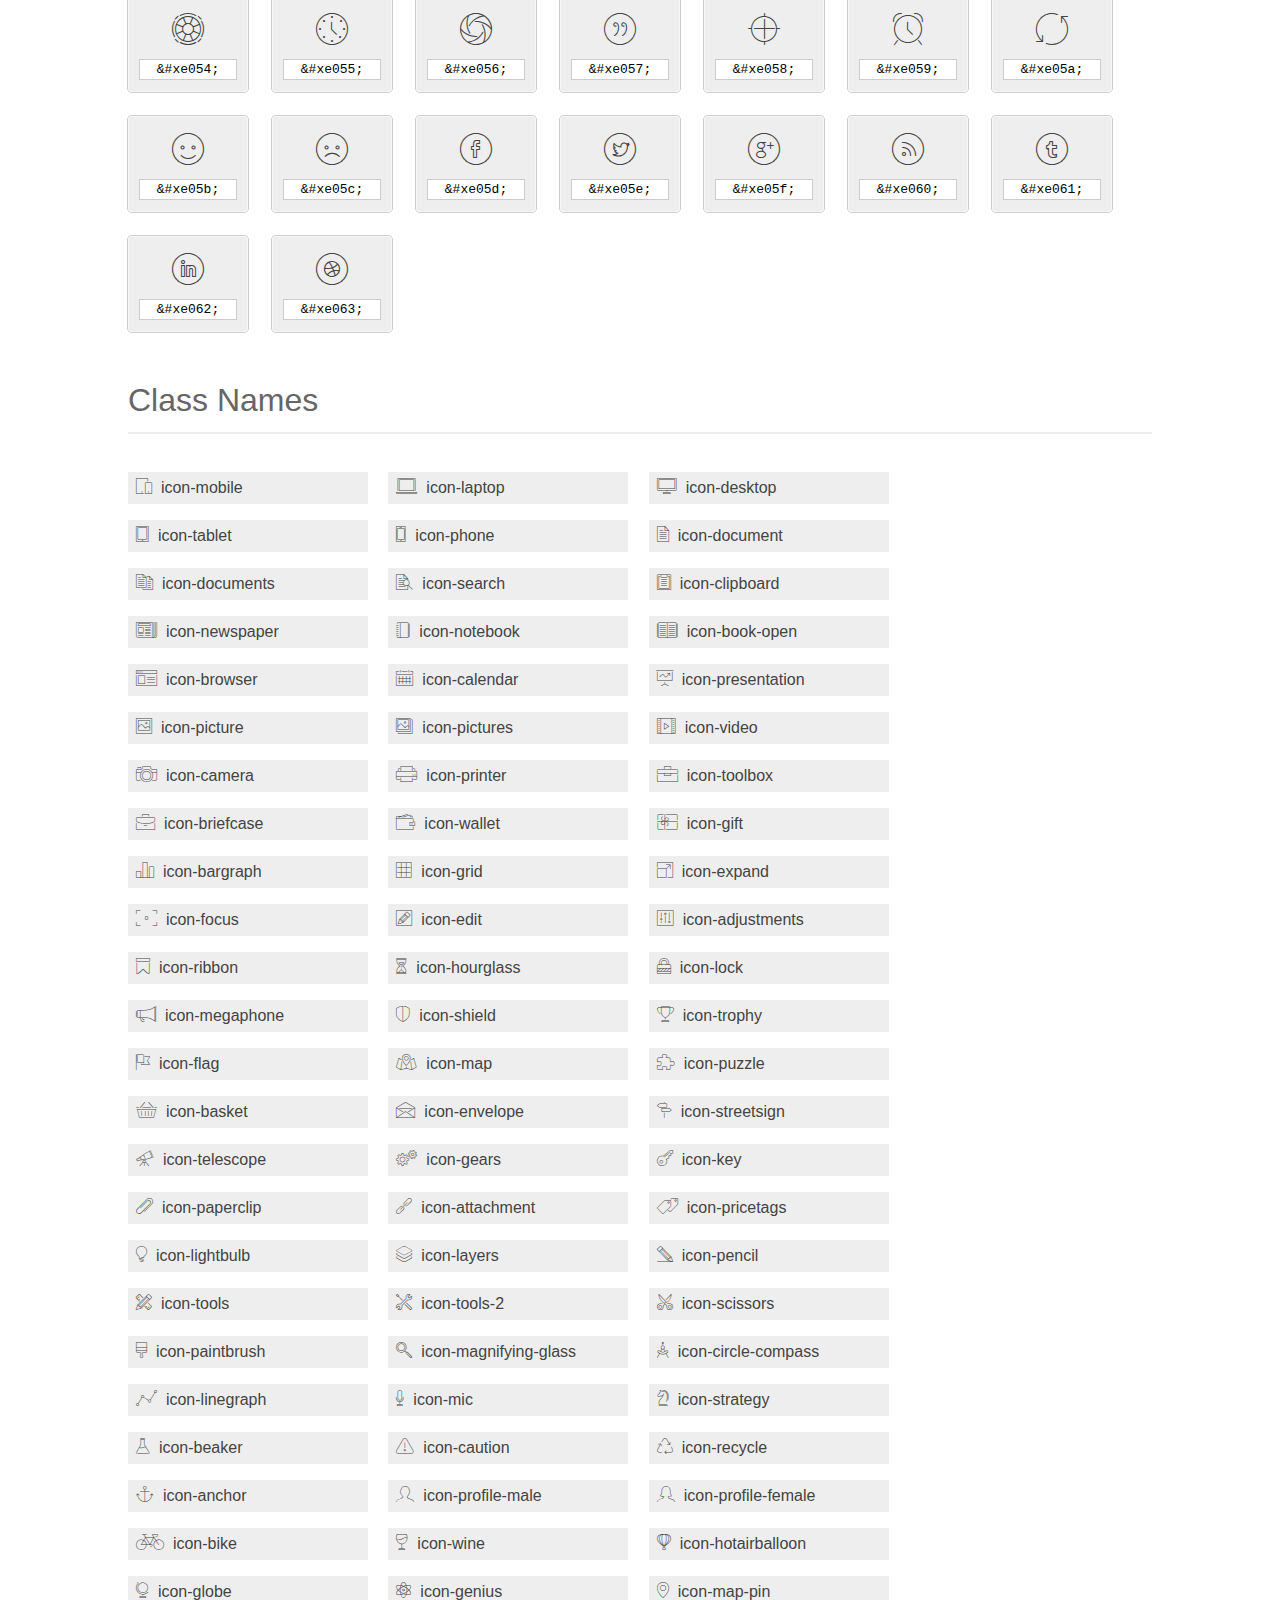
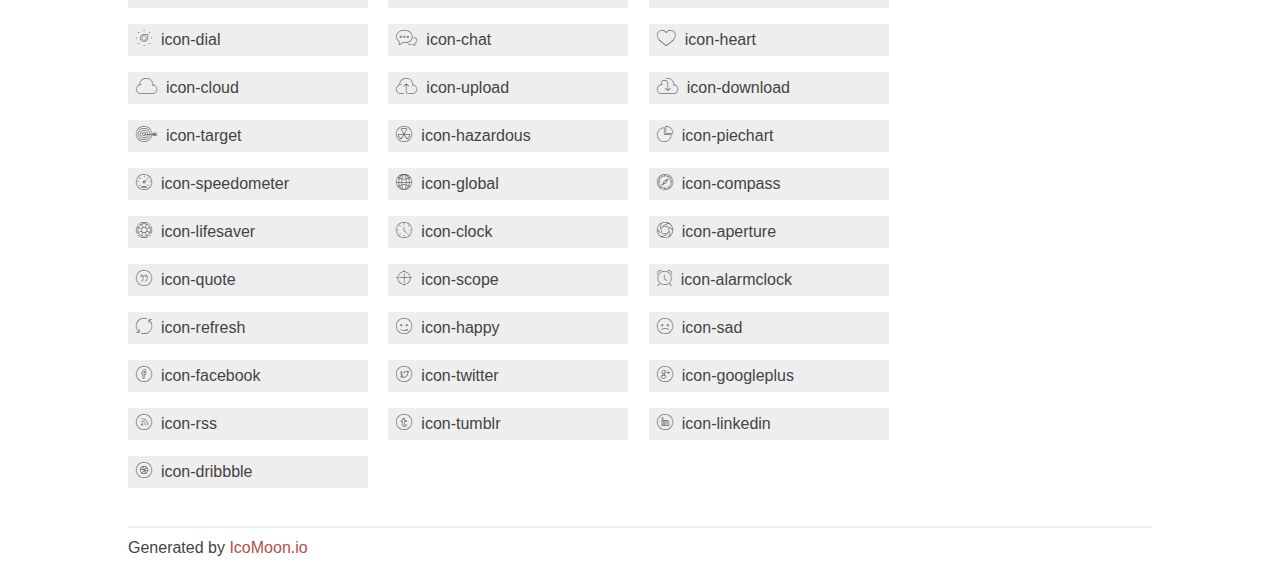
<file: app/static/plugins/Icons/et-line-font/index.html>
<!doctype html>
<html>
<head>
<title>Your Font/Glyphs</title>
<link rel="stylesheet" href="style.css" />
<!--[if lte IE 7]><script src="lte-ie7.js"></script><![endif]-->
<style>
	section, header, footer {display: block;}
	body {
		font-family: sans-serif;
		color: #444;
		line-height: 1.5;
		font-size: 1em;
	}
	* {
		-moz-box-sizing: border-box;
		-webkit-box-sizing: border-box;
		box-sizing: border-box;
		margin: 0;
		padding: 0;
	}
	.glyph {
		font-size: 16px;
		float: left;
		text-align: center;
		background: #eee;
		padding: .75em;
		margin: .75em 1.5em .75em 0;
		width: 7.5em;
		border-radius: .25em;
		box-shadow: inset 0 0 0 1px #f8f8f8, 0 0 0 1px #CCC;
	}
	.glyph input {
		font-family: consolas, monospace;
		font-size: 13px;
		width: 100%;
		text-align: center;
		border: 0;
		box-shadow: 0 0 0 1px #ccc;
		padding: .125em;
	}
	.w-main {
		width: 80%;
	}
	.centered {
		margin-left: auto;
		margin-right: auto;
	}
	.fs1 {
		font-size: 2em;
	}
	header {
		margin: 2em 0;
		padding-bottom: .5em;
		color: #666;
		box-shadow: 0 2px #eee;
	}
	header h1 {
		font-size: 2em;
		font-weight: normal;
	}
	.clearfix:before, .clearfix:after { content: ""; display: table; }
	.clearfix:after, .clear { clear: both; }
	footer {
		margin-top: 2em;
		padding: .5em 0;
		box-shadow: 0 -2px #eee;
	}
	a, a:visited {
		color: #B35047;
		text-decoration: none;
	}
	a:hover, a:focus {color: #000;}
	.box1 {
		font-size: 16px;
		display: inline-block;
		width: 15em;
		padding: .25em .5em;
		background: #eee;
		margin: .5em 1em .5em 0;
	}
</style>
</head>
<body>
	<div class="w-main centered">
	<section class="mtm clearfix" id="glyphs">
	<header>
		<h1>Your font contains the following glyphs</h1>
		<p>The generated SVG font can be imported back to <a href="http://icomoon.io/app">IcoMoon</a> for modification.</p>
	</header>
	<div class="glyph">
		<div class="fs1" aria-hidden="true" data-icon="&#xe000;"></div>
		<input type="text" readonly="readonly" value="&amp;#xe000;" />
	</div>
	<div class="glyph">
		<div class="fs1" aria-hidden="true" data-icon="&#xe001;"></div>
		<input type="text" readonly="readonly" value="&amp;#xe001;" />
	</div>
	<div class="glyph">
		<div class="fs1" aria-hidden="true" data-icon="&#xe002;"></div>
		<input type="text" readonly="readonly" value="&amp;#xe002;" />
	</div>
	<div class="glyph">
		<div class="fs1" aria-hidden="true" data-icon="&#xe003;"></div>
		<input type="text" readonly="readonly" value="&amp;#xe003;" />
	</div>
	<div class="glyph">
		<div class="fs1" aria-hidden="true" data-icon="&#xe004;"></div>
		<input type="text" readonly="readonly" value="&amp;#xe004;" />
	</div>
	<div class="glyph">
		<div class="fs1" aria-hidden="true" data-icon="&#xe005;"></div>
		<input type="text" readonly="readonly" value="&amp;#xe005;" />
	</div>
	<div class="glyph">
		<div class="fs1" aria-hidden="true" data-icon="&#xe006;"></div>
		<input type="text" readonly="readonly" value="&amp;#xe006;" />
	</div>
	<div class="glyph">
		<div class="fs1" aria-hidden="true" data-icon="&#xe007;"></div>
		<input type="text" readonly="readonly" value="&amp;#xe007;" />
	</div>
	<div class="glyph">
		<div class="fs1" aria-hidden="true" data-icon="&#xe008;"></div>
		<input type="text" readonly="readonly" value="&amp;#xe008;" />
	</div>
	<div class="glyph">
		<div class="fs1" aria-hidden="true" data-icon="&#xe009;"></div>
		<input type="text" readonly="readonly" value="&amp;#xe009;" />
	</div>
	<div class="glyph">
		<div class="fs1" aria-hidden="true" data-icon="&#xe00a;"></div>
		<input type="text" readonly="readonly" value="&amp;#xe00a;" />
	</div>
	<div class="glyph">
		<div class="fs1" aria-hidden="true" data-icon="&#xe00b;"></div>
		<input type="text" readonly="readonly" value="&amp;#xe00b;" />
	</div>
	<div class="glyph">
		<div class="fs1" aria-hidden="true" data-icon="&#xe00c;"></div>
		<input type="text" readonly="readonly" value="&amp;#xe00c;" />
	</div>
	<div class="glyph">
		<div class="fs1" aria-hidden="true" data-icon="&#xe00d;"></div>
		<input type="text" readonly="readonly" value="&amp;#xe00d;" />
	</div>
	<div class="glyph">
		<div class="fs1" aria-hidden="true" data-icon="&#xe00e;"></div>
		<input type="text" readonly="readonly" value="&amp;#xe00e;" />
	</div>
	<div class="glyph">
		<div class="fs1" aria-hidden="true" data-icon="&#xe00f;"></div>
		<input type="text" readonly="readonly" value="&amp;#xe00f;" />
	</div>
	<div class="glyph">
		<div class="fs1" aria-hidden="true" data-icon="&#xe010;"></div>
		<input type="text" readonly="readonly" value="&amp;#xe010;" />
	</div>
	<div class="glyph">
		<div class="fs1" aria-hidden="true" data-icon="&#xe011;"></div>
		<input type="text" readonly="readonly" value="&amp;#xe011;" />
	</div>
	<div class="glyph">
		<div class="fs1" aria-hidden="true" data-icon="&#xe012;"></div>
		<input type="text" readonly="readonly" value="&amp;#xe012;" />
	</div>
	<div class="glyph">
		<div class="fs1" aria-hidden="true" data-icon="&#xe013;"></div>
		<input type="text" readonly="readonly" value="&amp;#xe013;" />
	</div>
	<div class="glyph">
		<div class="fs1" aria-hidden="true" data-icon="&#xe014;"></div>
		<input type="text" readonly="readonly" value="&amp;#xe014;" />
	</div>
	<div class="glyph">
		<div class="fs1" aria-hidden="true" data-icon="&#xe015;"></div>
		<input type="text" readonly="readonly" value="&amp;#xe015;" />
	</div>
	<div class="glyph">
		<div class="fs1" aria-hidden="true" data-icon="&#xe016;"></div>
		<input type="text" readonly="readonly" value="&amp;#xe016;" />
	</div>
	<div class="glyph">
		<div class="fs1" aria-hidden="true" data-icon="&#xe017;"></div>
		<input type="text" readonly="readonly" value="&amp;#xe017;" />
	</div>
	<div class="glyph">
		<div class="fs1" aria-hidden="true" data-icon="&#xe018;"></div>
		<input type="text" readonly="readonly" value="&amp;#xe018;" />
	</div>
	<div class="glyph">
		<div class="fs1" aria-hidden="true" data-icon="&#xe019;"></div>
		<input type="text" readonly="readonly" value="&amp;#xe019;" />
	</div>
	<div class="glyph">
		<div class="fs1" aria-hidden="true" data-icon="&#xe01a;"></div>
		<input type="text" readonly="readonly" value="&amp;#xe01a;" />
	</div>
	<div class="glyph">
		<div class="fs1" aria-hidden="true" data-icon="&#xe01b;"></div>
		<input type="text" readonly="readonly" value="&amp;#xe01b;" />
	</div>
	<div class="glyph">
		<div class="fs1" aria-hidden="true" data-icon="&#xe01c;"></div>
		<input type="text" readonly="readonly" value="&amp;#xe01c;" />
	</div>
	<div class="glyph">
		<div class="fs1" aria-hidden="true" data-icon="&#xe01d;"></div>
		<input type="text" readonly="readonly" value="&amp;#xe01d;" />
	</div>
	<div class="glyph">
		<div class="fs1" aria-hidden="true" data-icon="&#xe01e;"></div>
		<input type="text" readonly="readonly" value="&amp;#xe01e;" />
	</div>
	<div class="glyph">
		<div class="fs1" aria-hidden="true" data-icon="&#xe01f;"></div>
		<input type="text" readonly="readonly" value="&amp;#xe01f;" />
	</div>
	<div class="glyph">
		<div class="fs1" aria-hidden="true" data-icon="&#xe020;"></div>
		<input type="text" readonly="readonly" value="&amp;#xe020;" />
	</div>
	<div class="glyph">
		<div class="fs1" aria-hidden="true" data-icon="&#xe021;"></div>
		<input type="text" readonly="readonly" value="&amp;#xe021;" />
	</div>
	<div class="glyph">
		<div class="fs1" aria-hidden="true" data-icon="&#xe022;"></div>
		<input type="text" readonly="readonly" value="&amp;#xe022;" />
	</div>
	<div class="glyph">
		<div class="fs1" aria-hidden="true" data-icon="&#xe023;"></div>
		<input type="text" readonly="readonly" value="&amp;#xe023;" />
	</div>
	<div class="glyph">
		<div class="fs1" aria-hidden="true" data-icon="&#xe024;"></div>
		<input type="text" readonly="readonly" value="&amp;#xe024;" />
	</div>
	<div class="glyph">
		<div class="fs1" aria-hidden="true" data-icon="&#xe025;"></div>
		<input type="text" readonly="readonly" value="&amp;#xe025;" />
	</div>
	<div class="glyph">
		<div class="fs1" aria-hidden="true" data-icon="&#xe026;"></div>
		<input type="text" readonly="readonly" value="&amp;#xe026;" />
	</div>
	<div class="glyph">
		<div class="fs1" aria-hidden="true" data-icon="&#xe027;"></div>
		<input type="text" readonly="readonly" value="&amp;#xe027;" />
	</div>
	<div class="glyph">
		<div class="fs1" aria-hidden="true" data-icon="&#xe028;"></div>
		<input type="text" readonly="readonly" value="&amp;#xe028;" />
	</div>
	<div class="glyph">
		<div class="fs1" aria-hidden="true" data-icon="&#xe029;"></div>
		<input type="text" readonly="readonly" value="&amp;#xe029;" />
	</div>
	<div class="glyph">
		<div class="fs1" aria-hidden="true" data-icon="&#xe02a;"></div>
		<input type="text" readonly="readonly" value="&amp;#xe02a;" />
	</div>
	<div class="glyph">
		<div class="fs1" aria-hidden="true" data-icon="&#xe02b;"></div>
		<input type="text" readonly="readonly" value="&amp;#xe02b;" />
	</div>
	<div class="glyph">
		<div class="fs1" aria-hidden="true" data-icon="&#xe02c;"></div>
		<input type="text" readonly="readonly" value="&amp;#xe02c;" />
	</div>
	<div class="glyph">
		<div class="fs1" aria-hidden="true" data-icon="&#xe02d;"></div>
		<input type="text" readonly="readonly" value="&amp;#xe02d;" />
	</div>
	<div class="glyph">
		<div class="fs1" aria-hidden="true" data-icon="&#xe02e;"></div>
		<input type="text" readonly="readonly" value="&amp;#xe02e;" />
	</div>
	<div class="glyph">
		<div class="fs1" aria-hidden="true" data-icon="&#xe02f;"></div>
		<input type="text" readonly="readonly" value="&amp;#xe02f;" />
	</div>
	<div class="glyph">
		<div class="fs1" aria-hidden="true" data-icon="&#xe030;"></div>
		<input type="text" readonly="readonly" value="&amp;#xe030;" />
	</div>
	<div class="glyph">
		<div class="fs1" aria-hidden="true" data-icon="&#xe031;"></div>
		<input type="text" readonly="readonly" value="&amp;#xe031;" />
	</div>
	<div class="glyph">
		<div class="fs1" aria-hidden="true" data-icon="&#xe032;"></div>
		<input type="text" readonly="readonly" value="&amp;#xe032;" />
	</div>
	<div class="glyph">
		<div class="fs1" aria-hidden="true" data-icon="&#xe033;"></div>
		<input type="text" readonly="readonly" value="&amp;#xe033;" />
	</div>
	<div class="glyph">
		<div class="fs1" aria-hidden="true" data-icon="&#xe034;"></div>
		<input type="text" readonly="readonly" value="&amp;#xe034;" />
	</div>
	<div class="glyph">
		<div class="fs1" aria-hidden="true" data-icon="&#xe035;"></div>
		<input type="text" readonly="readonly" value="&amp;#xe035;" />
	</div>
	<div class="glyph">
		<div class="fs1" aria-hidden="true" data-icon="&#xe036;"></div>
		<input type="text" readonly="readonly" value="&amp;#xe036;" />
	</div>
	<div class="glyph">
		<div class="fs1" aria-hidden="true" data-icon="&#xe037;"></div>
		<input type="text" readonly="readonly" value="&amp;#xe037;" />
	</div>
	<div class="glyph">
		<div class="fs1" aria-hidden="true" data-icon="&#xe038;"></div>
		<input type="text" readonly="readonly" value="&amp;#xe038;" />
	</div>
	<div class="glyph">
		<div class="fs1" aria-hidden="true" data-icon="&#xe039;"></div>
		<input type="text" readonly="readonly" value="&amp;#xe039;" />
	</div>
	<div class="glyph">
		<div class="fs1" aria-hidden="true" data-icon="&#xe03a;"></div>
		<input type="text" readonly="readonly" value="&amp;#xe03a;" />
	</div>
	<div class="glyph">
		<div class="fs1" aria-hidden="true" data-icon="&#xe03b;"></div>
		<input type="text" readonly="readonly" value="&amp;#xe03b;" />
	</div>
	<div class="glyph">
		<div class="fs1" aria-hidden="true" data-icon="&#xe03c;"></div>
		<input type="text" readonly="readonly" value="&amp;#xe03c;" />
	</div>
	<div class="glyph">
		<div class="fs1" aria-hidden="true" data-icon="&#xe03d;"></div>
		<input type="text" readonly="readonly" value="&amp;#xe03d;" />
	</div>
	<div class="glyph">
		<div class="fs1" aria-hidden="true" data-icon="&#xe03e;"></div>
		<input type="text" readonly="readonly" value="&amp;#xe03e;" />
	</div>
	<div class="glyph">
		<div class="fs1" aria-hidden="true" data-icon="&#xe03f;"></div>
		<input type="text" readonly="readonly" value="&amp;#xe03f;" />
	</div>
	<div class="glyph">
		<div class="fs1" aria-hidden="true" data-icon="&#xe040;"></div>
		<input type="text" readonly="readonly" value="&amp;#xe040;" />
	</div>
	<div class="glyph">
		<div class="fs1" aria-hidden="true" data-icon="&#xe041;"></div>
		<input type="text" readonly="readonly" value="&amp;#xe041;" />
	</div>
	<div class="glyph">
		<div class="fs1" aria-hidden="true" data-icon="&#xe042;"></div>
		<input type="text" readonly="readonly" value="&amp;#xe042;" />
	</div>
	<div class="glyph">
		<div class="fs1" aria-hidden="true" data-icon="&#xe043;"></div>
		<input type="text" readonly="readonly" value="&amp;#xe043;" />
	</div>
	<div class="glyph">
		<div class="fs1" aria-hidden="true" data-icon="&#xe044;"></div>
		<input type="text" readonly="readonly" value="&amp;#xe044;" />
	</div>
	<div class="glyph">
		<div class="fs1" aria-hidden="true" data-icon="&#xe045;"></div>
		<input type="text" readonly="readonly" value="&amp;#xe045;" />
	</div>
	<div class="glyph">
		<div class="fs1" aria-hidden="true" data-icon="&#xe046;"></div>
		<input type="text" readonly="readonly" value="&amp;#xe046;" />
	</div>
	<div class="glyph">
		<div class="fs1" aria-hidden="true" data-icon="&#xe047;"></div>
		<input type="text" readonly="readonly" value="&amp;#xe047;" />
	</div>
	<div class="glyph">
		<div class="fs1" aria-hidden="true" data-icon="&#xe048;"></div>
		<input type="text" readonly="readonly" value="&amp;#xe048;" />
	</div>
	<div class="glyph">
		<div class="fs1" aria-hidden="true" data-icon="&#xe049;"></div>
		<input type="text" readonly="readonly" value="&amp;#xe049;" />
	</div>
	<div class="glyph">
		<div class="fs1" aria-hidden="true" data-icon="&#xe04a;"></div>
		<input type="text" readonly="readonly" value="&amp;#xe04a;" />
	</div>
	<div class="glyph">
		<div class="fs1" aria-hidden="true" data-icon="&#xe04b;"></div>
		<input type="text" readonly="readonly" value="&amp;#xe04b;" />
	</div>
	<div class="glyph">
		<div class="fs1" aria-hidden="true" data-icon="&#xe04c;"></div>
		<input type="text" readonly="readonly" value="&amp;#xe04c;" />
	</div>
	<div class="glyph">
		<div class="fs1" aria-hidden="true" data-icon="&#xe04d;"></div>
		<input type="text" readonly="readonly" value="&amp;#xe04d;" />
	</div>
	<div class="glyph">
		<div class="fs1" aria-hidden="true" data-icon="&#xe04e;"></div>
		<input type="text" readonly="readonly" value="&amp;#xe04e;" />
	</div>
	<div class="glyph">
		<div class="fs1" aria-hidden="true" data-icon="&#xe04f;"></div>
		<input type="text" readonly="readonly" value="&amp;#xe04f;" />
	</div>
	<div class="glyph">
		<div class="fs1" aria-hidden="true" data-icon="&#xe050;"></div>
		<input type="text" readonly="readonly" value="&amp;#xe050;" />
	</div>
	<div class="glyph">
		<div class="fs1" aria-hidden="true" data-icon="&#xe051;"></div>
		<input type="text" readonly="readonly" value="&amp;#xe051;" />
	</div>
	<div class="glyph">
		<div class="fs1" aria-hidden="true" data-icon="&#xe052;"></div>
		<input type="text" readonly="readonly" value="&amp;#xe052;" />
	</div>
	<div class="glyph">
		<div class="fs1" aria-hidden="true" data-icon="&#xe053;"></div>
		<input type="text" readonly="readonly" value="&amp;#xe053;" />
	</div>
	<div class="glyph">
		<div class="fs1" aria-hidden="true" data-icon="&#xe054;"></div>
		<input type="text" readonly="readonly" value="&amp;#xe054;" />
	</div>
	<div class="glyph">
		<div class="fs1" aria-hidden="true" data-icon="&#xe055;"></div>
		<input type="text" readonly="readonly" value="&amp;#xe055;" />
	</div>
	<div class="glyph">
		<div class="fs1" aria-hidden="true" data-icon="&#xe056;"></div>
		<input type="text" readonly="readonly" value="&amp;#xe056;" />
	</div>
	<div class="glyph">
		<div class="fs1" aria-hidden="true" data-icon="&#xe057;"></div>
		<input type="text" readonly="readonly" value="&amp;#xe057;" />
	</div>
	<div class="glyph">
		<div class="fs1" aria-hidden="true" data-icon="&#xe058;"></div>
		<input type="text" readonly="readonly" value="&amp;#xe058;" />
	</div>
	<div class="glyph">
		<div class="fs1" aria-hidden="true" data-icon="&#xe059;"></div>
		<input type="text" readonly="readonly" value="&amp;#xe059;" />
	</div>
	<div class="glyph">
		<div class="fs1" aria-hidden="true" data-icon="&#xe05a;"></div>
		<input type="text" readonly="readonly" value="&amp;#xe05a;" />
	</div>
	<div class="glyph">
		<div class="fs1" aria-hidden="true" data-icon="&#xe05b;"></div>
		<input type="text" readonly="readonly" value="&amp;#xe05b;" />
	</div>
	<div class="glyph">
		<div class="fs1" aria-hidden="true" data-icon="&#xe05c;"></div>
		<input type="text" readonly="readonly" value="&amp;#xe05c;" />
	</div>
	<div class="glyph">
		<div class="fs1" aria-hidden="true" data-icon="&#xe05d;"></div>
		<input type="text" readonly="readonly" value="&amp;#xe05d;" />
	</div>
	<div class="glyph">
		<div class="fs1" aria-hidden="true" data-icon="&#xe05e;"></div>
		<input type="text" readonly="readonly" value="&amp;#xe05e;" />
	</div>
	<div class="glyph">
		<div class="fs1" aria-hidden="true" data-icon="&#xe05f;"></div>
		<input type="text" readonly="readonly" value="&amp;#xe05f;" />
	</div>
	<div class="glyph">
		<div class="fs1" aria-hidden="true" data-icon="&#xe060;"></div>
		<input type="text" readonly="readonly" value="&amp;#xe060;" />
	</div>
	<div class="glyph">
		<div class="fs1" aria-hidden="true" data-icon="&#xe061;"></div>
		<input type="text" readonly="readonly" value="&amp;#xe061;" />
	</div>
	<div class="glyph">
		<div class="fs1" aria-hidden="true" data-icon="&#xe062;"></div>
		<input type="text" readonly="readonly" value="&amp;#xe062;" />
	</div>
	<div class="glyph">
		<div class="fs1" aria-hidden="true" data-icon="&#xe063;"></div>
		<input type="text" readonly="readonly" value="&amp;#xe063;" />
	</div>
	</section>
	<div class="clear"></div>
	<section class="mtm clearfix" id="glyphs">
	<header>
		<h1>Class Names</h1>
	</header>
	<span class="box1">
		<span aria-hidden="true" class="icon-mobile"></span>
		&nbsp;icon-mobile
	</span>
	<span class="box1">
		<span aria-hidden="true" class="icon-laptop"></span>
		&nbsp;icon-laptop
	</span>
	<span class="box1">
		<span aria-hidden="true" class="icon-desktop"></span>
		&nbsp;icon-desktop
	</span>
	<span class="box1">
		<span aria-hidden="true" class="icon-tablet"></span>
		&nbsp;icon-tablet
	</span>
	<span class="box1">
		<span aria-hidden="true" class="icon-phone"></span>
		&nbsp;icon-phone
	</span>
	<span class="box1">
		<span aria-hidden="true" class="icon-document"></span>
		&nbsp;icon-document
	</span>
	<span class="box1">
		<span aria-hidden="true" class="icon-documents"></span>
		&nbsp;icon-documents
	</span>
	<span class="box1">
		<span aria-hidden="true" class="icon-search"></span>
		&nbsp;icon-search
	</span>
	<span class="box1">
		<span aria-hidden="true" class="icon-clipboard"></span>
		&nbsp;icon-clipboard
	</span>
	<span class="box1">
		<span aria-hidden="true" class="icon-newspaper"></span>
		&nbsp;icon-newspaper
	</span>
	<span class="box1">
		<span aria-hidden="true" class="icon-notebook"></span>
		&nbsp;icon-notebook
	</span>
	<span class="box1">
		<span aria-hidden="true" class="icon-book-open"></span>
		&nbsp;icon-book-open
	</span>
	<span class="box1">
		<span aria-hidden="true" class="icon-browser"></span>
		&nbsp;icon-browser
	</span>
	<span class="box1">
		<span aria-hidden="true" class="icon-calendar"></span>
		&nbsp;icon-calendar
	</span>
	<span class="box1">
		<span aria-hidden="true" class="icon-presentation"></span>
		&nbsp;icon-presentation
	</span>
	<span class="box1">
		<span aria-hidden="true" class="icon-picture"></span>
		&nbsp;icon-picture
	</span>
	<span class="box1">
		<span aria-hidden="true" class="icon-pictures"></span>
		&nbsp;icon-pictures
	</span>
	<span class="box1">
		<span aria-hidden="true" class="icon-video"></span>
		&nbsp;icon-video
	</span>
	<span class="box1">
		<span aria-hidden="true" class="icon-camera"></span>
		&nbsp;icon-camera
	</span>
	<span class="box1">
		<span aria-hidden="true" class="icon-printer"></span>
		&nbsp;icon-printer
	</span>
	<span class="box1">
		<span aria-hidden="true" class="icon-toolbox"></span>
		&nbsp;icon-toolbox
	</span>
	<span class="box1">
		<span aria-hidden="true" class="icon-briefcase"></span>
		&nbsp;icon-briefcase
	</span>
	<span class="box1">
		<span aria-hidden="true" class="icon-wallet"></span>
		&nbsp;icon-wallet
	</span>
	<span class="box1">
		<span aria-hidden="true" class="icon-gift"></span>
		&nbsp;icon-gift
	</span>
	<span class="box1">
		<span aria-hidden="true" class="icon-bargraph"></span>
		&nbsp;icon-bargraph
	</span>
	<span class="box1">
		<span aria-hidden="true" class="icon-grid"></span>
		&nbsp;icon-grid
	</span>
	<span class="box1">
		<span aria-hidden="true" class="icon-expand"></span>
		&nbsp;icon-expand
	</span>
	<span class="box1">
		<span aria-hidden="true" class="icon-focus"></span>
		&nbsp;icon-focus
	</span>
	<span class="box1">
		<span aria-hidden="true" class="icon-edit"></span>
		&nbsp;icon-edit
	</span>
	<span class="box1">
		<span aria-hidden="true" class="icon-adjustments"></span>
		&nbsp;icon-adjustments
	</span>
	<span class="box1">
		<span aria-hidden="true" class="icon-ribbon"></span>
		&nbsp;icon-ribbon
	</span>
	<span class="box1">
		<span aria-hidden="true" class="icon-hourglass"></span>
		&nbsp;icon-hourglass
	</span>
	<span class="box1">
		<span aria-hidden="true" class="icon-lock"></span>
		&nbsp;icon-lock
	</span>
	<span class="box1">
		<span aria-hidden="true" class="icon-megaphone"></span>
		&nbsp;icon-megaphone
	</span>
	<span class="box1">
		<span aria-hidden="true" class="icon-shield"></span>
		&nbsp;icon-shield
	</span>
	<span class="box1">
		<span aria-hidden="true" class="icon-trophy"></span>
		&nbsp;icon-trophy
	</span>
	<span class="box1">
		<span aria-hidden="true" class="icon-flag"></span>
		&nbsp;icon-flag
	</span>
	<span class="box1">
		<span aria-hidden="true" class="icon-map"></span>
		&nbsp;icon-map
	</span>
	<span class="box1">
		<span aria-hidden="true" class="icon-puzzle"></span>
		&nbsp;icon-puzzle
	</span>
	<span class="box1">
		<span aria-hidden="true" class="icon-basket"></span>
		&nbsp;icon-basket
	</span>
	<span class="box1">
		<span aria-hidden="true" class="icon-envelope"></span>
		&nbsp;icon-envelope
	</span>
	<span class="box1">
		<span aria-hidden="true" class="icon-streetsign"></span>
		&nbsp;icon-streetsign
	</span>
	<span class="box1">
		<span aria-hidden="true" class="icon-telescope"></span>
		&nbsp;icon-telescope
	</span>
	<span class="box1">
		<span aria-hidden="true" class="icon-gears"></span>
		&nbsp;icon-gears
	</span>
	<span class="box1">
		<span aria-hidden="true" class="icon-key"></span>
		&nbsp;icon-key
	</span>
	<span class="box1">
		<span aria-hidden="true" class="icon-paperclip"></span>
		&nbsp;icon-paperclip
	</span>
	<span class="box1">
		<span aria-hidden="true" class="icon-attachment"></span>
		&nbsp;icon-attachment
	</span>
	<span class="box1">
		<span aria-hidden="true" class="icon-pricetags"></span>
		&nbsp;icon-pricetags
	</span>
	<span class="box1">
		<span aria-hidden="true" class="icon-lightbulb"></span>
		&nbsp;icon-lightbulb
	</span>
	<span class="box1">
		<span aria-hidden="true" class="icon-layers"></span>
		&nbsp;icon-layers
	</span>
	<span class="box1">
		<span aria-hidden="true" class="icon-pencil"></span>
		&nbsp;icon-pencil
	</span>
	<span class="box1">
		<span aria-hidden="true" class="icon-tools"></span>
		&nbsp;icon-tools
	</span>
	<span class="box1">
		<span aria-hidden="true" class="icon-tools-2"></span>
		&nbsp;icon-tools-2
	</span>
	<span class="box1">
		<span aria-hidden="true" class="icon-scissors"></span>
		&nbsp;icon-scissors
	</span>
	<span class="box1">
		<span aria-hidden="true" class="icon-paintbrush"></span>
		&nbsp;icon-paintbrush
	</span>
	<span class="box1">
		<span aria-hidden="true" class="icon-magnifying-glass"></span>
		&nbsp;icon-magnifying-glass
	</span>
	<span class="box1">
		<span aria-hidden="true" class="icon-circle-compass"></span>
		&nbsp;icon-circle-compass
	</span>
	<span class="box1">
		<span aria-hidden="true" class="icon-linegraph"></span>
		&nbsp;icon-linegraph
	</span>
	<span class="box1">
		<span aria-hidden="true" class="icon-mic"></span>
		&nbsp;icon-mic
	</span>
	<span class="box1">
		<span aria-hidden="true" class="icon-strategy"></span>
		&nbsp;icon-strategy
	</span>
	<span class="box1">
		<span aria-hidden="true" class="icon-beaker"></span>
		&nbsp;icon-beaker
	</span>
	<span class="box1">
		<span aria-hidden="true" class="icon-caution"></span>
		&nbsp;icon-caution
	</span>
	<span class="box1">
		<span aria-hidden="true" class="icon-recycle"></span>
		&nbsp;icon-recycle
	</span>
	<span class="box1">
		<span aria-hidden="true" class="icon-anchor"></span>
		&nbsp;icon-anchor
	</span>
	<span class="box1">
		<span aria-hidden="true" class="icon-profile-male"></span>
		&nbsp;icon-profile-male
	</span>
	<span class="box1">
		<span aria-hidden="true" class="icon-profile-female"></span>
		&nbsp;icon-profile-female
	</span>
	<span class="box1">
		<span aria-hidden="true" class="icon-bike"></span>
		&nbsp;icon-bike
	</span>
	<span class="box1">
		<span aria-hidden="true" class="icon-wine"></span>
		&nbsp;icon-wine
	</span>
	<span class="box1">
		<span aria-hidden="true" class="icon-hotairballoon"></span>
		&nbsp;icon-hotairballoon
	</span>
	<span class="box1">
		<span aria-hidden="true" class="icon-globe"></span>
		&nbsp;icon-globe
	</span>
	<span class="box1">
		<span aria-hidden="true" class="icon-genius"></span>
		&nbsp;icon-genius
	</span>
	<span class="box1">
		<span aria-hidden="true" class="icon-map-pin"></span>
		&nbsp;icon-map-pin
	</span>
	<span class="box1">
		<span aria-hidden="true" class="icon-dial"></span>
		&nbsp;icon-dial
	</span>
	<span class="box1">
		<span aria-hidden="true" class="icon-chat"></span>
		&nbsp;icon-chat
	</span>
	<span class="box1">
		<span aria-hidden="true" class="icon-heart"></span>
		&nbsp;icon-heart
	</span>
	<span class="box1">
		<span aria-hidden="true" class="icon-cloud"></span>
		&nbsp;icon-cloud
	</span>
	<span class="box1">
		<span aria-hidden="true" class="icon-upload"></span>
		&nbsp;icon-upload
	</span>
	<span class="box1">
		<span aria-hidden="true" class="icon-download"></span>
		&nbsp;icon-download
	</span>
	<span class="box1">
		<span aria-hidden="true" class="icon-target"></span>
		&nbsp;icon-target
	</span>
	<span class="box1">
		<span aria-hidden="true" class="icon-hazardous"></span>
		&nbsp;icon-hazardous
	</span>
	<span class="box1">
		<span aria-hidden="true" class="icon-piechart"></span>
		&nbsp;icon-piechart
	</span>
	<span class="box1">
		<span aria-hidden="true" class="icon-speedometer"></span>
		&nbsp;icon-speedometer
	</span>
	<span class="box1">
		<span aria-hidden="true" class="icon-global"></span>
		&nbsp;icon-global
	</span>
	<span class="box1">
		<span aria-hidden="true" class="icon-compass"></span>
		&nbsp;icon-compass
	</span>
	<span class="box1">
		<span aria-hidden="true" class="icon-lifesaver"></span>
		&nbsp;icon-lifesaver
	</span>
	<span class="box1">
		<span aria-hidden="true" class="icon-clock"></span>
		&nbsp;icon-clock
	</span>
	<span class="box1">
		<span aria-hidden="true" class="icon-aperture"></span>
		&nbsp;icon-aperture
	</span>
	<span class="box1">
		<span aria-hidden="true" class="icon-quote"></span>
		&nbsp;icon-quote
	</span>
	<span class="box1">
		<span aria-hidden="true" class="icon-scope"></span>
		&nbsp;icon-scope
	</span>
	<span class="box1">
		<span aria-hidden="true" class="icon-alarmclock"></span>
		&nbsp;icon-alarmclock
	</span>
	<span class="box1">
		<span aria-hidden="true" class="icon-refresh"></span>
		&nbsp;icon-refresh
	</span>
	<span class="box1">
		<span aria-hidden="true" class="icon-happy"></span>
		&nbsp;icon-happy
	</span>
	<span class="box1">
		<span aria-hidden="true" class="icon-sad"></span>
		&nbsp;icon-sad
	</span>
	<span class="box1">
		<span aria-hidden="true" class="icon-facebook"></span>
		&nbsp;icon-facebook
	</span>
	<span class="box1">
		<span aria-hidden="true" class="icon-twitter"></span>
		&nbsp;icon-twitter
	</span>
	<span class="box1">
		<span aria-hidden="true" class="icon-googleplus"></span>
		&nbsp;icon-googleplus
	</span>
	<span class="box1">
		<span aria-hidden="true" class="icon-rss"></span>
		&nbsp;icon-rss
	</span>
	<span class="box1">
		<span aria-hidden="true" class="icon-tumblr"></span>
		&nbsp;icon-tumblr
	</span>
	<span class="box1">
		<span aria-hidden="true" class="icon-linkedin"></span>
		&nbsp;icon-linkedin
	</span>
	<span class="box1">
		<span aria-hidden="true" class="icon-dribbble"></span>
		&nbsp;icon-dribbble
	</span>
	</section>
	<footer>
		<p>Generated by <a href="http://icomoon.io">IcoMoon.io</a></p>
	</footer>
	</div>
	<script>
	document.getElementById("glyphs").addEventListener("click", function(e) {
		var target = e.target;
		if (target.tagName === "INPUT") {
			target.select();
		}
	});
	</script>
</body>
</html>
</file>
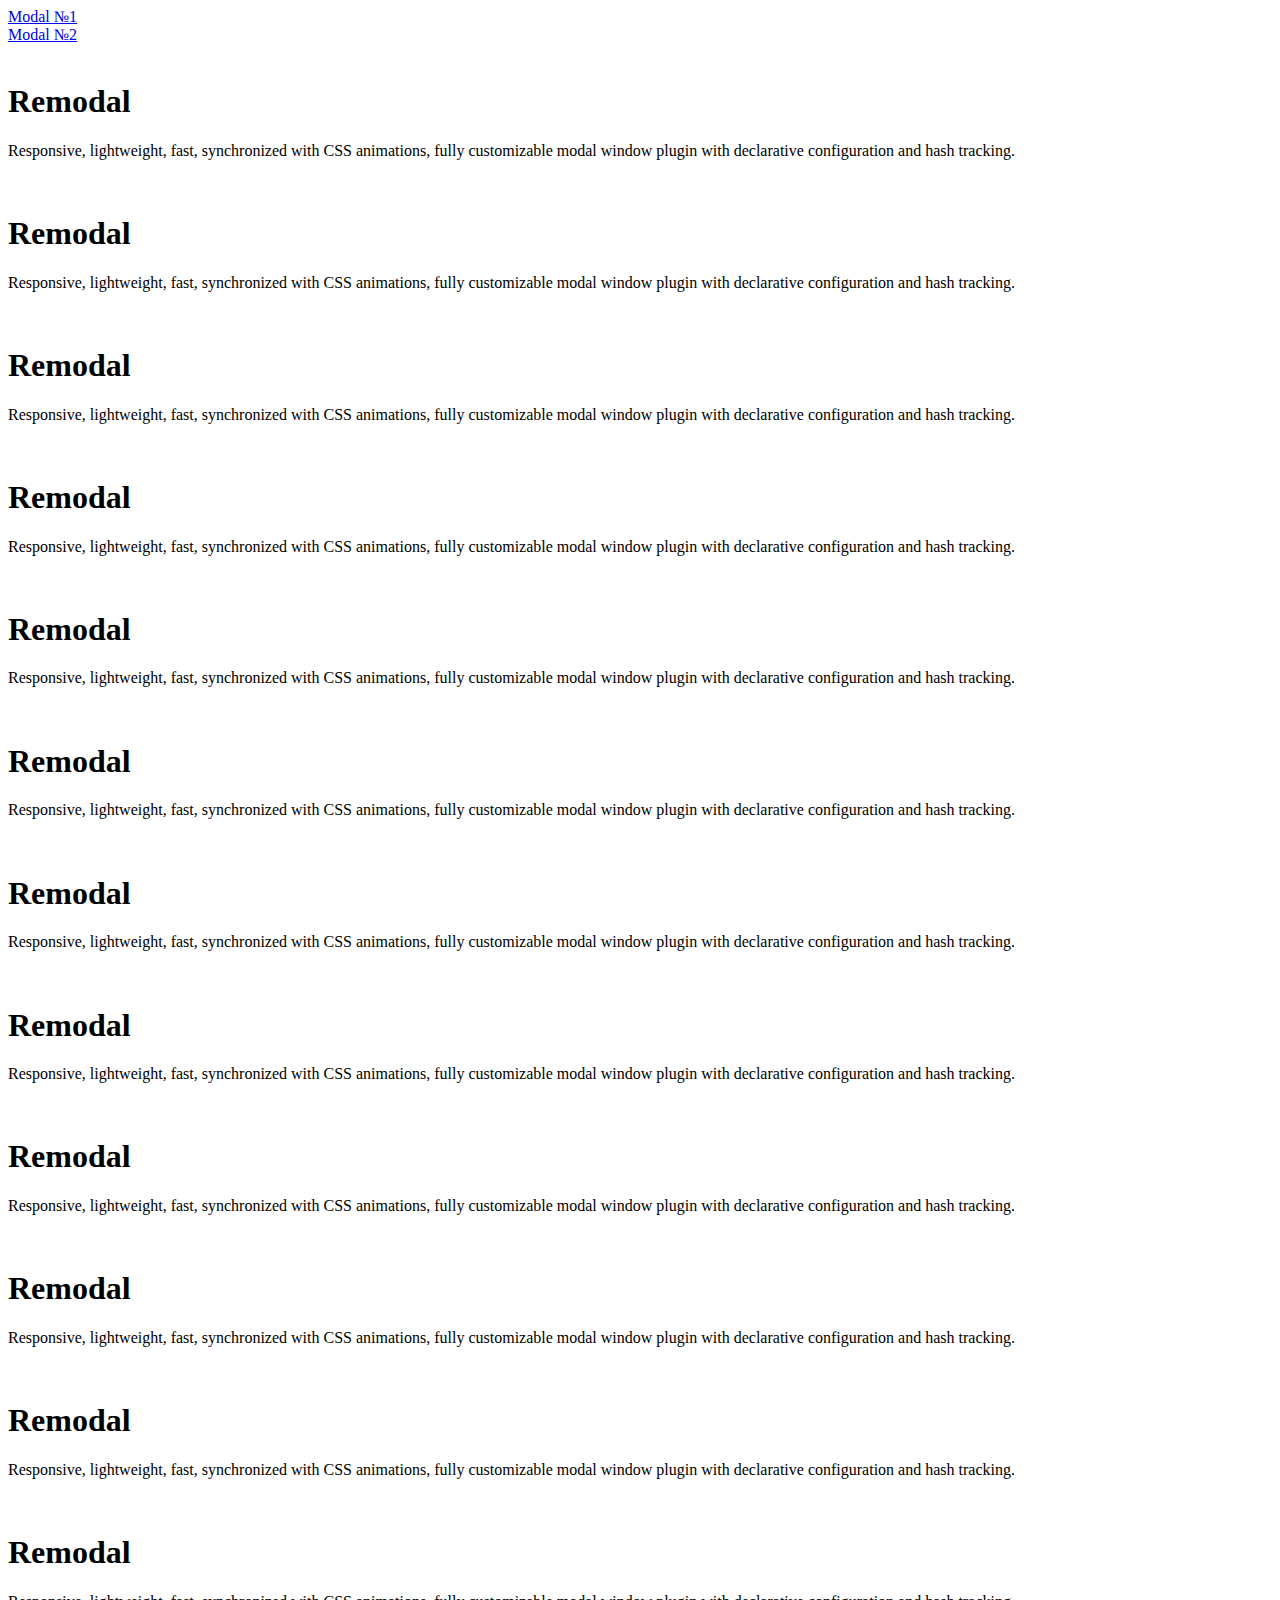
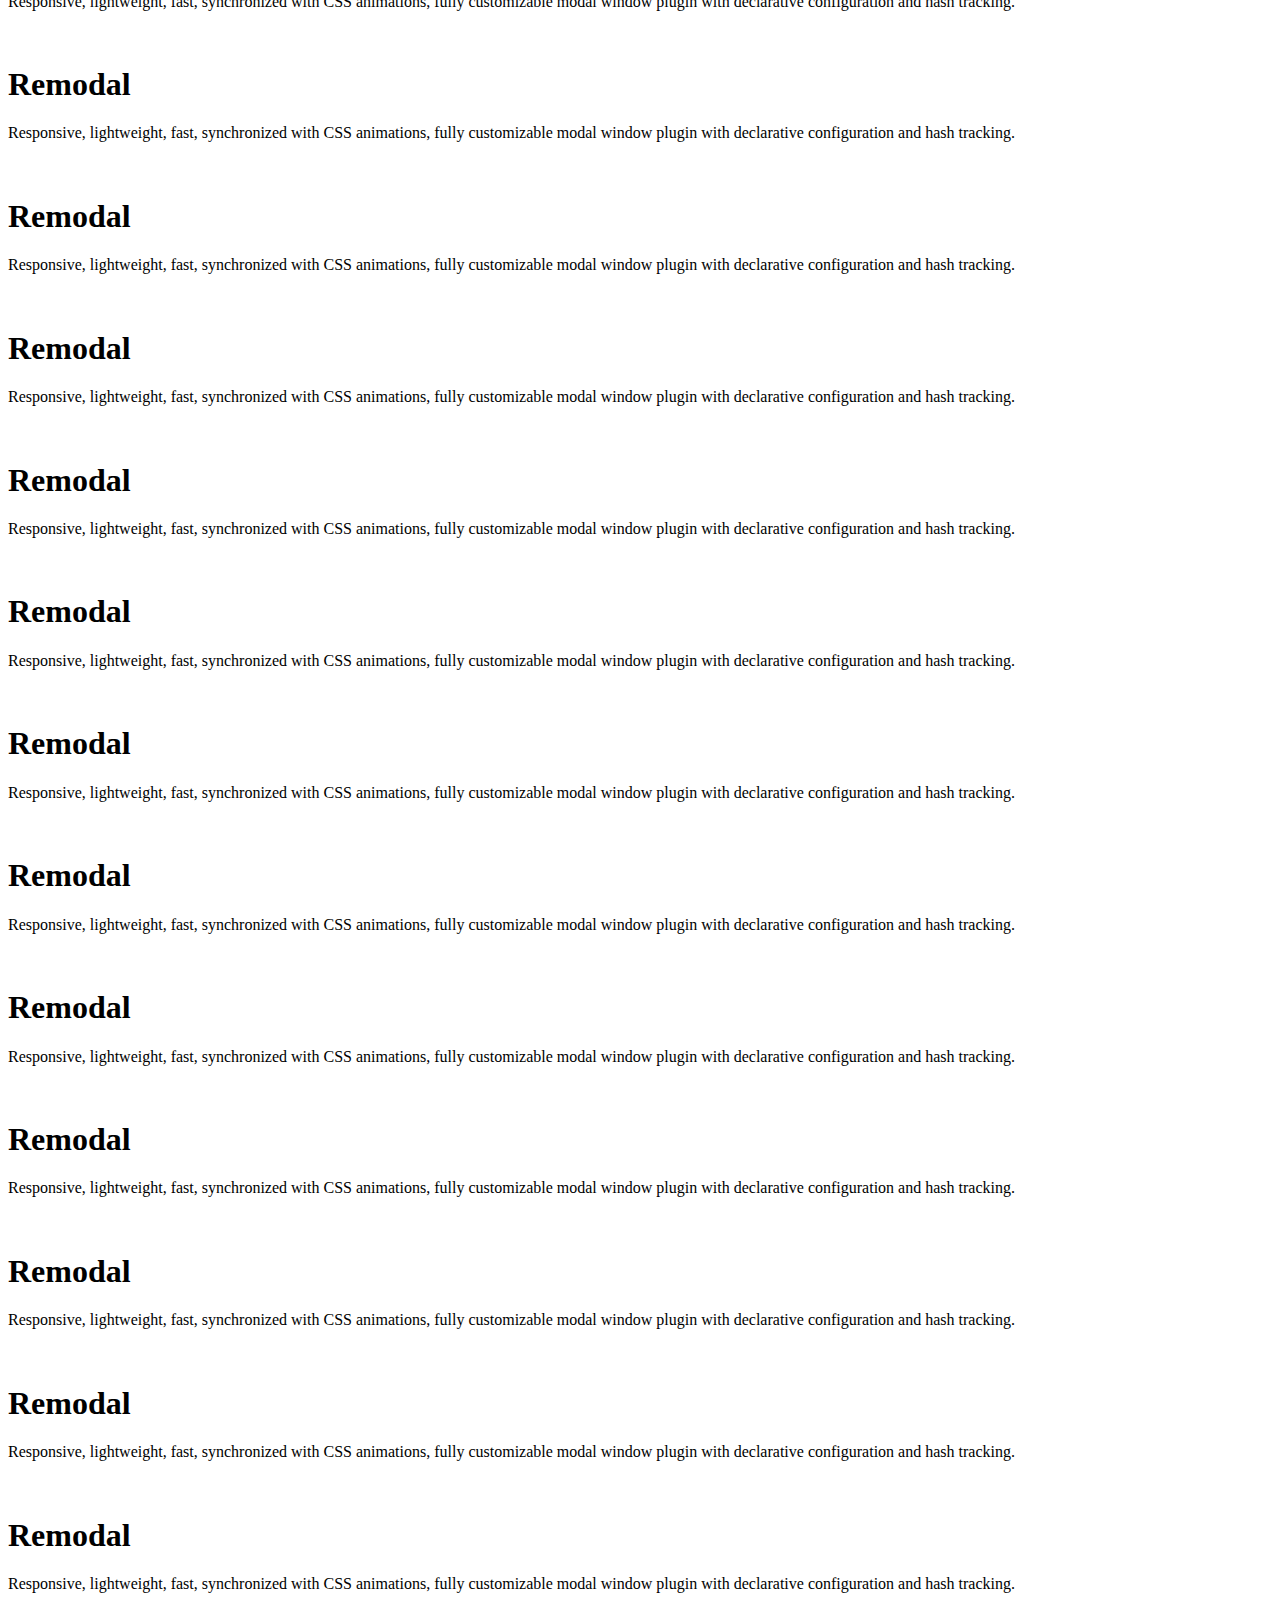
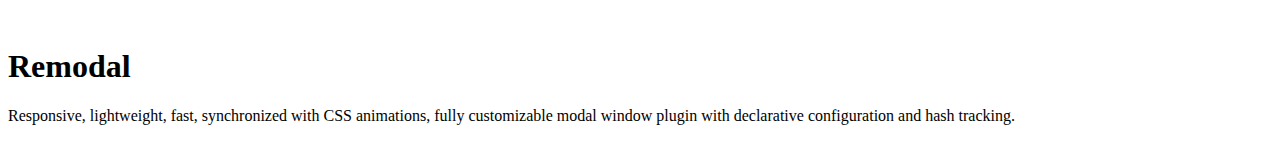
<file: app/static/plugins/Remodal/examples/index.html>
<!DOCTYPE html>
<!--[if IE 8]> <html class="lt-ie9"> <![endif]-->
<!--[if gt IE 8]><!--> <html lang="en"> <!--<![endif]-->
<head>
  <meta charset="utf-8">
  <title>Remodal example</title>
  <meta name="description" content="Remodal example">
  <meta name="viewport" content="width=device-width, initial-scale=1">
  <link rel="stylesheet" href="../dist/remodal.css">
  <link rel="stylesheet" href="../dist/remodal-default-theme.css">
  <style>
    .remodal-bg.with-red-theme.remodal-is-opening,
    .remodal-bg.with-red-theme.remodal-is-opened {
      filter: none;
    }

    .remodal-overlay.with-red-theme {
      background-color: #f44336;
    }

    .remodal.with-red-theme {
      background: #fff;
    }
  </style>
</head>
<body>
<div class="remodal-bg">
  <a href="#modal">Modal №1</a><br>
  <a href="#modal2">Modal №2</a>
  <br><br>

  <h1>Remodal</h1>
  <p>
    Responsive, lightweight, fast, synchronized with CSS animations, fully customizable modal window plugin
    with declarative configuration and hash tracking.
  </p>
  <br>

  <h1>Remodal</h1>
  <p>
    Responsive, lightweight, fast, synchronized with CSS animations, fully customizable modal window plugin
    with declarative configuration and hash tracking.
  </p>
  <br>

  <h1>Remodal</h1>
  <p>
    Responsive, lightweight, fast, synchronized with CSS animations, fully customizable modal window plugin
    with declarative configuration and hash tracking.
  </p>
  <br>

  <h1>Remodal</h1>
  <p>
    Responsive, lightweight, fast, synchronized with CSS animations, fully customizable modal window plugin
    with declarative configuration and hash tracking.
  </p>
  <br>

  <h1>Remodal</h1>
  <p>
    Responsive, lightweight, fast, synchronized with CSS animations, fully customizable modal window plugin
    with declarative configuration and hash tracking.
  </p>
  <br>

  <h1>Remodal</h1>
  <p>
    Responsive, lightweight, fast, synchronized with CSS animations, fully customizable modal window plugin
    with declarative configuration and hash tracking.
  </p>
  <br>

  <h1>Remodal</h1>
  <p>
    Responsive, lightweight, fast, synchronized with CSS animations, fully customizable modal window plugin
    with declarative configuration and hash tracking.
  </p>
  <br>

  <h1>Remodal</h1>
  <p>
    Responsive, lightweight, fast, synchronized with CSS animations, fully customizable modal window plugin
    with declarative configuration and hash tracking.
  </p>
  <br>

  <h1>Remodal</h1>
  <p>
    Responsive, lightweight, fast, synchronized with CSS animations, fully customizable modal window plugin
    with declarative configuration and hash tracking.
  </p>
  <br>

  <h1>Remodal</h1>
  <p>
    Responsive, lightweight, fast, synchronized with CSS animations, fully customizable modal window plugin
    with declarative configuration and hash tracking.
  </p>
  <br>

  <h1>Remodal</h1>
  <p>
    Responsive, lightweight, fast, synchronized with CSS animations, fully customizable modal window plugin
    with declarative configuration and hash tracking.
  </p>
  <br>

  <h1>Remodal</h1>
  <p>
    Responsive, lightweight, fast, synchronized with CSS animations, fully customizable modal window plugin
    with declarative configuration and hash tracking.
  </p>
  <br>

  <h1>Remodal</h1>
  <p>
    Responsive, lightweight, fast, synchronized with CSS animations, fully customizable modal window plugin
    with declarative configuration and hash tracking.
  </p>
  <br>

  <h1>Remodal</h1>
  <p>
    Responsive, lightweight, fast, synchronized with CSS animations, fully customizable modal window plugin
    with declarative configuration and hash tracking.
  </p>
  <br>

  <h1>Remodal</h1>
  <p>
    Responsive, lightweight, fast, synchronized with CSS animations, fully customizable modal window plugin
    with declarative configuration and hash tracking.
  </p>
  <br>

  <h1>Remodal</h1>
  <p>
    Responsive, lightweight, fast, synchronized with CSS animations, fully customizable modal window plugin
    with declarative configuration and hash tracking.
  </p>
  <br>

  <h1>Remodal</h1>
  <p>
    Responsive, lightweight, fast, synchronized with CSS animations, fully customizable modal window plugin
    with declarative configuration and hash tracking.
  </p>
  <br>

  <h1>Remodal</h1>
  <p>
    Responsive, lightweight, fast, synchronized with CSS animations, fully customizable modal window plugin
    with declarative configuration and hash tracking.
  </p>
  <br>

  <h1>Remodal</h1>
  <p>
    Responsive, lightweight, fast, synchronized with CSS animations, fully customizable modal window plugin
    with declarative configuration and hash tracking.
  </p>
  <br>

  <h1>Remodal</h1>
  <p>
    Responsive, lightweight, fast, synchronized with CSS animations, fully customizable modal window plugin
    with declarative configuration and hash tracking.
  </p>
  <br>

  <h1>Remodal</h1>
  <p>
    Responsive, lightweight, fast, synchronized with CSS animations, fully customizable modal window plugin
    with declarative configuration and hash tracking.
  </p>
  <br>

  <h1>Remodal</h1>
  <p>
    Responsive, lightweight, fast, synchronized with CSS animations, fully customizable modal window plugin
    with declarative configuration and hash tracking.
  </p>
  <br>

  <h1>Remodal</h1>
  <p>
    Responsive, lightweight, fast, synchronized with CSS animations, fully customizable modal window plugin
    with declarative configuration and hash tracking.
  </p>
  <br>

  <h1>Remodal</h1>
  <p>
    Responsive, lightweight, fast, synchronized with CSS animations, fully customizable modal window plugin
    with declarative configuration and hash tracking.
  </p>
  <br>

  <h1>Remodal</h1>
  <p>
    Responsive, lightweight, fast, synchronized with CSS animations, fully customizable modal window plugin
    with declarative configuration and hash tracking.
  </p>
  <br>
</div>

<div class="remodal" data-remodal-id="modal" role="dialog" aria-labelledby="modal1Title" aria-describedby="modal1Desc">
  <button data-remodal-action="close" class="remodal-close" aria-label="Close"></button>
  <div>
    <h2 id="modal1Title">Remodal</h2>
    <p id="modal1Desc">
      Responsive, lightweight, fast, synchronized with CSS animations, fully customizable modal window plugin
      with declarative state notation and hash tracking.
    </p>
  </div>
  <br>
  <button data-remodal-action="cancel" class="remodal-cancel">Cancel</button>
  <button data-remodal-action="confirm" class="remodal-confirm">OK</button>
</div>

<div data-remodal-id="modal2" role="dialog" aria-labelledby="modal2Title" aria-describedby="modal2Desc">
  <div>
    <h2 id="modal2Title">Another one window</h2>
    <p id="modal2Desc">
      Hello!
    </p>
  </div>
  <br>
  <button data-remodal-action="confirm" class="remodal-confirm">Hello!</button>
</div>

<!-- You can define the global options -->
<script>
  // window.REMODAL_GLOBALS = {
  //   NAMESPACE: 'remodal',
  //   DEFAULTS: {
  //     hashTracking: true,
  //     closeOnConfirm: true,
  //     closeOnCancel: true,
  //     closeOnEscape: true,
  //     closeOnOutsideClick: true,
  //     modifier: ''
  //   }
  // };
</script>

<script src="http://ajax.googleapis.com/ajax/libs/jquery/1.11.2/jquery.min.js"></script>
<script>window.jQuery || document.write('<script src="../libs/jquery/dist/jquery.min.js"><\/script>')</script>
<script src="../dist/remodal.js"></script>

<!-- Events -->
<script>
  $(document).on('opening', '.remodal', function () {
    console.log('opening');
  });

  $(document).on('opened', '.remodal', function () {
    console.log('opened');
  });

  $(document).on('closing', '.remodal', function (e) {
    console.log('closing' + (e.reason ? ', reason: ' + e.reason : ''));
  });

  $(document).on('closed', '.remodal', function (e) {
    console.log('closed' + (e.reason ? ', reason: ' + e.reason : ''));
  });

  $(document).on('confirmation', '.remodal', function () {
    console.log('confirmation');
  });

  $(document).on('cancellation', '.remodal', function () {
    console.log('cancellation');
  });

//  Usage:
//  $(function() {
//
//    // In this case the initialization function returns the already created instance
//    var inst = $('[data-remodal-id=modal]').remodal();
//
//    inst.open();
//    inst.close();
//    inst.getState();
//    inst.destroy();
//  });

  //  The second way to initialize:
  $('[data-remodal-id=modal2]').remodal({
    modifier: 'with-red-theme'
  });
</script>
</body>
</html>
</file>
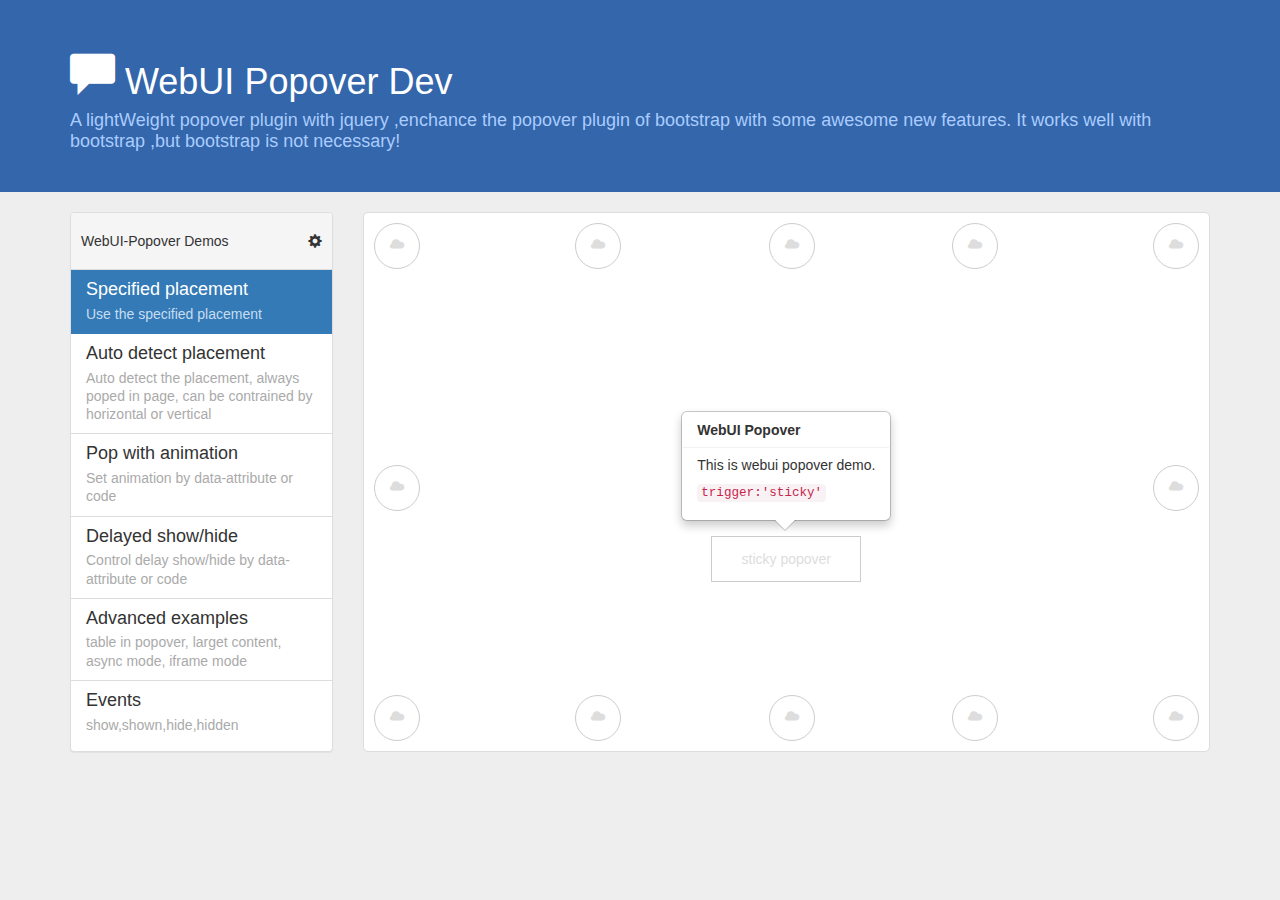
<file: app/static/plugins/webui-popover/demo/index.html>
<!DOCTYPE html>
<html>
	<head>
		<title>WebUI Popover Demo</title>		
		
		<link href="http://maxcdn.bootstrapcdn.com/bootstrap/3.2.0/css/bootstrap.min.css" rel="stylesheet">
		<meta content="width=device-width, initial-scale=1.0, maximum-scale=1.0,user-scalable=0" name="viewport" />

		<link rel="stylesheet" href="../dist/jquery.webui-popover.min.css">
		<link rel="stylesheet" href="demo.css">
	</head>
	<body>
		
		<header>
			<div class="container">
        	<h1> <i class="glyphicon glyphicon-comment"></i> WebUI Popover  Dev</h1>
        	<p>A lightWeight popover plugin with jquery ,enchance the  popover plugin of bootstrap with some awesome new features. It works well with bootstrap ,but bootstrap is not necessary!</p>    
        	</div>    
		</header>

		<div id="optionsWrapper">
			<div class="options">
				<h3>Options</h3>	
				<p class="option-section">
					<span class="option-box option-style style-inverse " data-option="inverse"><span class="flag"><i class="glyphicon glyphicon-ok"></i></span>inverse</span>
					<span class="option-box option-style style-default active"  data-option=""><span class="flag"><i class="glyphicon glyphicon-ok"></i></span>default</span>
					<span class="title">style: </span> 
				</p>
				<p class="option-section">
					<span class="option-box option-trigger trigger-hover " data-option="hover"><span class="flag"><i class="glyphicon glyphicon-ok"></i></span>hover</span>
					<span class="option-box option-trigger trigger-click active" data-option="click"><span class="flag"><i class="glyphicon glyphicon-ok"></i></span>click</span>
					<span class="title">trigger: </span> 
				</p>
				<p class="option-section">
					<span class="option-checker option-closeable">
						<span class="ball"></span>
						<span class="text">no</span>
					</span>
					<span class="title">closeable: </span> 
				</p>
				<p class="option-section">
					<span class="option-checker active option-multi">
						<span class="ball"></span>
						<span class="text">yes</span>
					</span>
					<span class="title">multi: </span> 
				</p>
				<p class="option-section">
					<span class="option-checker active option-arrow">
						<span class="ball"></span>
						<span class="text">yes</span>
					</span>
					<span class="title">arrow: </span> 
				</p>
			</div>
		</div>

		<div class="container">
			<div class="row">
				<div class="col-md-3">
					<div class="panel panel-default panel-demo">
  						<div class="panel-heading">
							<a href="#" class="pull-right icon-setup" id="setup" >
								<i class="glyphicon glyphicon-cog"></i>
							</a>
  							WebUI-Popover Demos
  						</div>
						<div class="list-group list-example">
							<a href="#specify" class="list-group-item active">
							    <h4 class="list-group-item-heading">Specified placement</h4>
							    <p class="list-group-item-text">Use the specified placement</p>
							</a>
							<a href="#auto" class="list-group-item ">
							    <h4 class="list-group-item-heading">Auto detect placement</h4>
							    <p class="list-group-item-text">Auto detect the placement, always poped in page, can be contrained by horizontal or vertical</p>
							</a>
							<a href="#animation" class="list-group-item ">
							    <h4 class="list-group-item-heading">Pop with animation</h4>
							    <p class="list-group-item-text">Set animation by data-attribute or code</p>
							</a>
							<a href="#delayed" class="list-group-item ">
							    <h4 class="list-group-item-heading">Delayed show/hide</h4>
							    <p class="list-group-item-text">Control delay show/hide by data-attribute or code</p>
							</a>

							<a href="#advanced" class="list-group-item ">
							    <h4 class="list-group-item-heading">Advanced examples</h4>
							    <p class="list-group-item-text">table in popover, larget content, async mode, iframe mode</p>
							</a>

							<a href="#events" class="list-group-item ">
							    <h4 class="list-group-item-heading">Events</h4>
							    <p class="list-group-item-text">show,shown,hide,hidden</p>
							</a>
						</div>
					</div>
				</div>
				<div class="col-md-9">
					
						    	<div id="specify" class="content active">
						    		<a href="#" class="show-pop btn btn-default bottom-right" data-placement="bottom-right" 
						    		data-content="<p>This is webui popover demo.</p><p><code>placement:'bottom-right'</code></p>" > <i class="glyphicon glyphicon-cloud"></i></a>
						    		<a href="#" class="show-pop btn btn-default right-bottom" data-placement="right-bottom"
						    		data-content="<p>This is webui popover demo.</p><p><code>placement:'right-bottom'</code></p>" > <i class="glyphicon glyphicon-cloud"></i></a>
						    		<a href="#" class="show-pop btn btn-default bottom" data-placement="bottom"
						    		data-content="<p>This is webui popover demo.</p><p><code>placement:'bottom'</code></p>">  <i class="glyphicon glyphicon-cloud"></i></a>
						    		<a href="#" class="show-pop btn btn-default left-bottom" data-placement="left-bottom"
						    		data-content="<p>This is webui popover demo.</p><p><code>placement:'left-bottom'</code></p>">  <i class="glyphicon glyphicon-cloud"></i></a>
						    		<a href="#" class="show-pop btn btn-default bottom-left" data-placement="bottom-left"
						    		data-content="<p>This is webui popover demo.</p><p><code>placement:'bottom-left'</code></p>">  <i class="glyphicon glyphicon-cloud"></i></a>

						    		<a href="#" class="show-pop btn btn-default right" data-placement="right"
						    		data-content="<p>This is webui popover demo.</p><p><code>placement:'right'</code></p>">  <i class="glyphicon glyphicon-cloud"></i></a>
						    		<a href="#" class="show-pop btn btn-default left" data-placement="left"
						    		data-content="<p>This is webui popover demo.</p><p><code>placement:'left'</code></p>">  <i class="glyphicon glyphicon-cloud"></i></a>

									<a href="#" class="show-pop btn btn-default top-right" data-placement="top-right"
									data-content="<p>This is webui popover demo.</p><p><code>placement:'top-right'</code></p>"> <i class="glyphicon glyphicon-cloud"></i></a>
									<a href="#" class="show-pop btn btn-default right-top" data-placement="right-top"
									data-content="<p>This is webui popover demo.</p><p><code>placement:'right-top'</code></p>"> <i class="glyphicon glyphicon-cloud"></i></a>
									<a href="#" class="show-pop btn btn-default top" data-placement="top"
									data-content="<p>This is webui popover demo.</p><p><code>placement:'top'</code></p>"> <i class="glyphicon glyphicon-cloud"></i></a>
									<a href="#" class="show-pop btn btn-default left-top" data-placement="left-top"
									data-content="<p>This is webui popover demo.</p><p><code>placement:'left-top'</code></p>"> <i class="glyphicon glyphicon-cloud"></i></a>
									<a href="#" class="show-pop btn btn-default top-left" data-placement="top-left"
									data-content="<p>This is webui popover demo.</p><p><code>placement:'top-left'</code></p>"> <i class="glyphicon glyphicon-cloud"></i></a>


									<a href="#" class="btn btn-default show-pop" id="btn-sticky" data-placement="top" data-trigger="sticky"
										data-content="<p>This is webui popover demo.</p><p><code>trigger:'sticky'</code></p>">sticky popover</a>
						    	</div>

								
								
								<div id="auto" class="content">
										<table class="table table-contrains">
											<tbody>
												<tr>
													<td><a href="#" class="btn show-pop btn-default" data-placement="horizontal"> horizontal</a></td>
													<td><a href="#" class="btn show-pop btn-default" data-placement="vertical"> vertical</a></td>
													<td><a href="#" class="btn show-pop btn-danger" data-placement="auto-top"> auto-top</a></td>
													<td><a href="#" class="btn show-pop btn-default" data-placement="vertical"> vertical</a></td>
													<td><a href="#" class="btn show-pop btn-default" data-placement="vertical"> vertical</a></td>
													<td><a href="#" class="btn show-pop btn-default" data-placement="vertical"> vertical</a></td>
													<td><a href="#" class="btn show-pop btn-danger" data-placement="auto-bottom"> auto-bottom</a></td>
													<td><a href="#" class="btn show-pop btn-default" data-placement="vertical"> vertical</a></td>
													<td><a href="#" class="btn show-pop btn-default" data-placement="horizontal"> horizontal</a></td>
												</tr>
												
												<tr>
													<td><a href="#" class="btn show-pop btn-default" data-placement="horizontal"> horizontal</a></td>
													<td>&nbsp;</td>
													<td>&nbsp;</td>
													<td>&nbsp;</td>
													
													<td><a href="#" class="btn show-pop btn-default" data-placement="horizontal"> horizontal</a></td>
													<td>&nbsp;</td>
													<td>&nbsp;</td>
													<td>&nbsp;</td>
													<td><a href="#" class="btn show-pop btn-default" data-placement="horizontal"> horizontal</a></td>
												</tr>
												<tr>
													<td><a href="#" class="btn show-pop btn-default" data-placement="horizontal"> horizontal</a></td>
													<td>&nbsp;</td>
													<td>&nbsp;</td>
													<td>&nbsp;</td>
													
													<td><a href="#" class="btn show-pop btn-default" data-placement="horizontal"> horizontal</a></td>
													<td>&nbsp;</td>
													<td>&nbsp;</td>
													<td>&nbsp;</td>
													<td><a href="#" class="btn show-pop btn-default" data-placement="horizontal"> horizontal</a></td>
												</tr>
												<tr>
													<td><a href="#" class="btn show-pop btn-danger" data-placement="auto-right"> auto-right</a></td>
													<td>&nbsp;</td>
													<td> <a href="#" class="btn show-pop  btn-danger  btn-auto">auto</a></td></td>
													<td>&nbsp;</td>
													
													<td><a href="#" class="btn show-pop btn-danger" data-placement="auto-right"> auto-right</a></td>
													<td>&nbsp;</td>
													<td><a href="#" class="btn show-pop  btn-danger btn-auto"> auto</a></td></td>
													<td>&nbsp;</td>
													<td><a href="#" class="btn show-pop btn-danger" data-placement="auto-right"> auto-right</a></td>
												</tr>
												<tr>
													<td><a href="#" class="btn show-pop btn-default" data-placement="horizontal"> horizontal</a></td>
													<td>&nbsp;</td>
													<td>&nbsp;</td>
													<td>&nbsp;</td>
													
													<td><a href="#" class="btn show-pop btn-default" data-placement="horizontal"> horizontal</a></td>
													<td>&nbsp;</td>
													<td>&nbsp;</td>
													<td>&nbsp;</td>
													<td><a href="#" class="btn show-pop btn-default" data-placement="horizontal"> horizontal</a></td>
												</tr>
												<tr>
													<td><a href="#" class="btn show-pop btn-default" data-placement="horizontal"> horizontal</a></td>
													<td>&nbsp;</td>
													<td>&nbsp;</td>
													<td>&nbsp;</td>
													
													<td><a href="#" class="btn show-pop btn-default"  data-placement="horizontal"> horizontal</a></td>
													<td>&nbsp;</td>
													<td>&nbsp;</td>
													<td>&nbsp;</td>
													<td><a href="#" class="btn show-pop btn-default" data-placement="horizontal"> horizontal</a></td>
												</tr>
												<tr>
													<td><a href="#" class="btn show-pop btn-default" data-placement="horizontal"> horizontal</a></td>
													<td><a href="#" class="btn show-pop  btn-default" data-placement="vertical"> vertical</td>
													<td><a href="#" class="btn show-pop  btn-danger" data-placement="auto-top"> auto-top</a></td>
													<td><a href="#" class="btn show-pop  btn-default" data-placement="vertical"> vertical</a></td>
													
													
													<td><a href="#" class="btn show-pop  btn-danger  btn-auto"> auto</a></td>
													
													<td><a href="#" class="btn show-pop  btn-default" data-placement="vertical"> vertical</a></td>
													<td><a href="#" class="btn show-pop  btn-danger" data-placement="auto-bottom"> auto-bottom</a></td>
													<td><a href="#" class="btn show-pop  btn-default" data-placement="vertical"> vertical</a></td>
													<td><a href="#" class="btn show-pop btn-default" data-placement="horizontal"> horizontal</a></td>
												</tr>
												<tr>
													<td><a href="#" class="btn show-pop btn-default" data-placement="horizontal"> horizontal</a></td>
													<td>&nbsp;</td>
													<td>&nbsp;</td>
													<td>&nbsp;</td>
													
													<td><a href="#" class="btn show-pop  btn-default" data-placement="horizontal"> horizontal</a></td>
													<td>&nbsp;</td>
													<td>&nbsp;</td>
													<td>&nbsp;</td>
													<td><a href="#" class="btn show-pop btn-default" data-placement="horizontal"> horizontal</a></td>
												</tr>
												<tr>
													<td><a href="#" class="btn show-pop btn-default" data-placement="horizontal"> horizontal</a></td>
													<td>&nbsp;</td>
													<td>&nbsp;</td>
													<td>&nbsp;</td>
													
													<td><a href="#" class="btn show-pop btn-default" data-placement="horizontal"> horizontal</a></td>
													<td>&nbsp;</td>
													<td>&nbsp;</td>
													<td>&nbsp;</td>
													<td><a href="#" class="btn show-pop btn-default" data-placement="horizontal"> horizontal</a></td>
												</tr>
												
												<tr>
													<td><a href="#" class="btn show-pop btn-danger" data-placement="auto-left"> auto-left</a></td>
													<td>&nbsp;</td>
													<td><a href="#" class="btn show-pop  btn-danger  btn-auto"> auto</a></td></td>
													<td>&nbsp;</td>
													
													<td><a href="#" class="btn show-pop btn-danger" data-placement="auto-left"> auto-left</a></td>
													<td>&nbsp;</td>
													<td><a href="#" class="btn show-pop  btn-danger  btn-auto"> auto</a></td></td>
													<td>&nbsp;</td>
													<td><a href="#" class="btn show-pop btn-danger" data-placement="auto-left"> auto-left</a></td>
												</tr>
												<tr>
													<td><a href="#" class="btn show-pop btn-default" data-placement="horizontal"> horizontal</a></td>
													<td>&nbsp;</td>
													<td>&nbsp;</td>
													<td>&nbsp;</td>
													
													<td><a href="#" class="btn show-pop btn-default" data-placement="horizontal"> horizontal</a></td>
													<td>&nbsp;</td>
													<td>&nbsp;</td>
													<td>&nbsp;</td>
													<td><a href="#" class="btn show-pop btn-default" data-placement="horizontal"> horizontal</a></td>
												</tr>
												<tr>
													<td><a href="#" class="btn show-pop btn-default" data-placement="horizontal"> horizontal</a></td>
													<td>&nbsp;</td>
													<td>&nbsp;</td>
													<td>&nbsp;</td>
													
													<td><a href="#" class="btn show-pop btn-default" data-placement="horizontal"> horizontal</a></td>
													<td>&nbsp;</td>
													<td>&nbsp;</td>
													<td>&nbsp;</td>
													<td><a href="#" class="btn show-pop btn-default" data-placement="horizontal"> horizontal</a></td>
												</tr>


												<tr>
													<td><a href="#" class="btn show-pop btn-default" data-placement="horizontal"> horizontal</a></td>
													<td><a href="#" class="btn show-pop btn-default" data-placement="vertical"> vertical</a></td>
													<td><a href="#" class="btn show-pop btn-danger" data-contrains="auto-top"> auto-top</a></td>
													<td><a href="#" class="btn show-pop btn-default" data-placement="vertical"> vertical</a></td>
													
													<td><a href="#" class="btn show-pop btn-default" data-placement="vertical"> vertical</a></td>
													<td><a href="#" class="btn show-pop btn-default" data-placement="vertical"> vertical</a></td>
													<td><a href="#" class="btn show-pop btn-danger" data-placement="auto-bottom"> auto-bottom</a></td>
													<td><a href="#" class="btn show-pop btn-default" data-placement="vertical"> vertical</a></td>
													<td><a href="#" class="btn show-pop btn-default" data-placement="horizontal"> horizontal</a></td>
												</tr>
											</tbody>
										</table>
									</div>

								<div id="animation" class="content">
									<a href="#" class="btn btn-default show-pop pull-left" data-placement="vertical"><span class="prefix">default:</span> none</a>
										
									<a href="#" class="btn btn-success  show-pop pull-right" data-animation="fade"  data-placement="vertical"
										data-content="<p>WebUI pop with animation</p><p>can set by code: <code>animation:'fade'</code></p><p>or  element attr: <code>data-animation='fade'</code> </p>"
										><span class="prefix">animation:</span>fade</a>

									<a href="#" class="btn btn-info  show-pop center-block" data-animation="pop"  data-placement="vertical"
										data-content="<p>WebUI pop with animation</p><p>can set by code: <code>animation:'pop'</code></p><p>or  element attr: <code>data-animation='pop'</code> </p>"
										><span class="prefix">animation:</span>pop</a>
								</div>
								<div id="delayed" class="content">
									<a href="#" class="btn btn-info show-pop-delay pull-left" data-content="<p>Only working when trigger is set: <code>'hover'</code></p><p> <code>data-delay-show=300</code></p>  <p><code>data-delay-hide=1000</code></p>" data-delay-show="300" data-delay-hide="1000"  data-title="Delayed WebUI Popover" data-placement="right">by data-attribute</a>

									<a href="#" class="btn btn-success  show-pop-code-delay pull-right" data-content="content...<p> <code>data-delay-show=0</code></p><p><code>data-delay-hide=1000</code></p>" data-title="Delayed WebUI Popover" data-placement="left"> by code</a>
								</div>
								<div id="advanced" class="content">
									<a href="#" class="show-pop-table btn btn-default " data-placement="vertical"><span class="prefix">pop with </span>table</a>
									<a href="#" class="show-pop-list btn btn-default " data-placement="vertical"><span class="prefix">pop with </span>list</a>
									
									<a href="#" class="show-pop-iframe btn btn-default " data-placement="vertical"><span class="prefix">pop </span>iframe </a>
									<a href="#" class="show-pop-async btn btn-default" data-placement="vertical"><span class="prefix">pop </span>async</a>
									
									
									<a href="#" class="show-pop-large btn btn-default center-block" data-placement="vertical">
									<span class="prefix">pop </span>large <span class="suffix">content</span></a>

									<!-- <form>
									  <h2 >Input hints</h2>
									  <br>
									  <div class="form-group">
									    <label for="">Email address</label>
									    <input type="email" class="form-control form-input"
									    	 data-content="Please  enter valid email!" data-placement="right" data-multi="false" data-trigger="manual">
									  </div>
									  <div class="form-group">
									    <label for="">Password</label>
									    <input type="password" class="form-control form-input" 
									    data-content="Place enter password !" data-placement="right" data-multi="false" data-trigger="manual" >
									  </div>
									  
									  <button type="submit" class="btn btn-default">Submit</button>
									  <div class="clearfix"></div>

									</form> -->
									 <a href="#" class="show-pop-backdrop btn btn-default " data-placement="auto">pop with backdrop</a>

									 <a href="#" class="show-pop-dropdown btn btn-default " data-placement="auto">pop with bs-dropdown</a>
									 <div  class="webui-popover-content">
								          <ul class="dropdown-menu" >
								          	<li><a href="#">Action</a></li>
								            <li><a href="#">Another Option</a></li>
								            <li><a href="#">Something else</a></li>
								            <li role="separator" class="divider"></li>
								            <li><a href="#">Separated link</a></li>
								          </ul>
							         </div>

							         
								</div>
								<div id="events" class="content">
									<div class="btns">
									<a href="#" class="show-pop-event btn btn-info pull-left" data-placement="auto">show</a>
									<a href="#" class="show-pop-event btn btn-info pull-left" data-placement="auto">shown</a>
									<a href="#" class="show-pop-event btn btn-info pull-right" data-placement="auto">hidden</a>
									<a href="#" class="show-pop-event btn btn-info pull-right" data-placement="auto">hide</a>
									
									<div class="clearfix"></div>
									</div>
									<p>Event Logs</p>
									<textarea class="form-control" rows="5" id="eventLogs"></textarea>
									<a href="#" class="btn btn-default" id="resetLogs">reset logs</a>

								</div>


						   

					</div>
				</div>
			</div>
		</div>


		

		<div id="tableContent" style="display:none;">
			<table class="table">
		      <thead>
		        <tr>
		          <th>#</th>
		          <th>First Name</th>
		          <th>Last Name</th>
		          <th>Username</th>
		        </tr>
		      </thead>
		      <tbody>
		        <tr>
		          <td>1</td>
		          <td>Mark</td>
		          <td>Otto</td>
		          <td>@mdo</td>
		        </tr>
		        <tr>
		          <td>2</td>
		          <td>Jacob</td>
		          <td>Thornton</td>
		          <td>@fat</td>
		        </tr>
		        <tr>
		          <td>3</td>
		          <td>Larry</td>
		          <td>the Bird</td>
		          <td>@twitter</td>
		        </tr>
		      </tbody>
		    </table>

		</div>
		
		<div id="listContent" style="display:none;">
			<ul class="list-group">
			  <li class="list-group-item">Cras justo odio</li>
			  <li class="list-group-item">Dapibus ac facilisis in</li>
			  <li class="list-group-item">Morbi leo risus</li>
			  <li class="list-group-item">Porta ac consectetur ac</li>
			  <li class="list-group-item">Vestibulum at eros</li>
			</ul>
		</div>

		<div id="largeContent" style="display:none;">
			<p><a href="#" class="pop-click">click</a> The jQuery Foundation&#8217;s <a href="http://jquery.org/mission">mission</a> has always been about more than just our namesake projects of jQuery, jQuery UI, and jQuery Mobile. We already host several projects such as Sizzle, QUnit and Globalize that are not dependent on the jQuery library.</p>
<p>This wider web-oriented mission is evident in our jQuery Conferences, which span a wide range of developer concerns beyond jQuery, including Node, CSS, tooling, testing and much more. Over the years we&#8217;ve had talks on build tools, accessibility, security, performance, design patterns, and frameworks such as Ember and Angular. At our San Diego conference this past February, for example, Lenny Markus gave a great talk on <a title="NodeJS In the Enterprise" href="https://www.youtube.com/watch?v=qJVk6KiOEBA" target="_blank">PayPal&#8217;s continuing adoption of Node</a> as they move away from Java and proprietary solutions, Catherine Farman talked about <a title="Real World Responsive Design Projects and Patterns" href="https://www.youtube.com/watch?v=CkC8F3x8-nc" target="_blank">real world responsive design</a>, and John Dimm gave a talk on the <a title="Fun with Speech" href="https://www.youtube.com/watch?v=n8G1CuR2zZc" target="_blank">HTML5 speech APIs</a>.</p>
<p>The jQuery Foundation is participating in the continuing evolution of the web platform via our memberships in both the W3C and ECMA TC39 (The group standardizing what we know as JavaScript). We feel that it&#8217;s essential to have strong representation in those standards groups to ensure they meet the needs of developers. The Foundation provides a platform for developers to have a voice in these standards bodies.</p>
<p>Beyond the technical compatibility between our projects, we also share the open source model and all the benefits it provides. The Foundation adds the benefit of a top-level structure designed to serve the projects, providing the resources they need but letting the contributors decide the best direction for the project based on community input. Any project that joins the Foundation is given the ability to serve their community&#8217;s needs rather than be constrained by the goals of a for-profit company.</p>
<p>Though this has been our mission for a long time, we felt we needed to make this clearer. We are excited to start bringing this part of our mission into the light and start actively working toward a more open web accessible to everyone. If you are excited as well, please help us. Contribute your time to <a href="https://jquery.org/projects/" target="_blank">Foundation projects</a>. Offer your company&#8217;s services. If you or your company have an established open source project that you believe could benefit everyone and flourish by becoming part of the jQuery Foundation, check out our philosophy around <a href="https://jquery.org/projects/join/">projects joining the Foundation</a> and <a href="mailto:info@jquery.org">let us know you’re interested</a>. If you would rather just support the existing and future projects of the Foundation through financial support, <a href="https://jquery.org/join/">become a member of the Foundation.</a> Open source projects will only thrive if everyone who benefits from them contributes back in whatever way they can.</p>
		</div>		
	



		
		<script src="http://code.jquery.com/jquery-1.11.1.min.js"></script>		
		<script src="../dist/jquery.webui-popover.min.js"></script>	
		<script>
			(function(){


				var settings = {
						trigger:'click',
						title:'WebUI Popover ',
						content:'<p>This is webui popover demo.</p><p>just enjoy it and have fun !</p>',
						width:auto,						
						multi:true,						
						closeable:false,
						style:'',
						delay:300,
						padding:true,
						backdrop:false
				};



				// $('a[data-toggle="tab"]').on('click',function(e){
				// 	e.preventDefault();
				// 	var $this = $(this);
				// 	$this.parent().addClass('active').siblings().removeClass('active');
				// 	var $content = $this.closest('.nav-tabs').next().find($this.attr('href'));
				// 	$content.addClass('active').siblings().removeClass('active');
				// });

				$('#setup').webuiPopover({
					width:350,
					height:535,
					padding:false,
					animation:'pop',
					content:$('#optionsWrapper').html(),
				});	
				content:$('#optionsWrapper').remove();



				$(document).on('click','span.option-checker',function(e){
					e.preventDefault();
					e.stopPropagation();
					$(this).toggleClass('active');
					var text = $(this).hasClass('active')?'yes':'no';
					$(this).children('.text').text(text);
					updateSettings();
				});

				$(document).on('click','span.option-box',function(e){
					e.preventDefault();
					e.stopPropagation();
					$(this).addClass('active').siblings().removeClass('active');
					updateSettings();
				});


				$('.list-example').on('click','.list-group-item',function(e){
					e.preventDefault();
					$(this).addClass('active').siblings().removeClass('active');
					var $content = $($(this).attr('href'));
					$content.addClass('active').siblings().removeClass('active');
					$('.webui-popover').hide();
					if ($(this).attr('href')=='#specify'){
						$('#btn-sticky').webuiPopover('destroy').webuiPopover(settings);
					}
				});

				




				// $('.btn-settings').on('click',function(e){
				// 		e.preventDefault();
				// 		$(this).addClass('active').siblings().removeClass('active');
				// 		var option = $(this).data('option');
				// 		settings[option]= $(this).data(option);					
				// 		initPopover();
				// });	

				// $('.btn-reset').on('click',function(e){
				// 	e.preventDefault();
				// 	location.reload();
				// });	

				function updateSettings(){
					settings.style=$('.option-style.active').data('option');
					settings.trigger=$('.option-trigger.active').data('option');
					settings.closeable=$('.option-closeable').hasClass('active');
					settings.multi = $('.option-multi').hasClass('active');
					settings.arrow = $('.option-arrow').hasClass('active');
					initPopover();
				}		


				function initPopover(){					
					$('a.show-pop').webuiPopover('destroy').webuiPopover(settings);				
					
					var tableContent = $('#tableContent').html(),
						tableSettings = {content:tableContent,
											width:500
										};
					$('a.show-pop-table').webuiPopover('destroy').webuiPopover($.extend({},settings,tableSettings));

					var listContent = $('#listContent').html(),
						listSettings = {content:listContent,
											title:'',
											padding:false
										};
					$('a.show-pop-list').webuiPopover('destroy').webuiPopover($.extend({},settings,listSettings));

					var largeContent = $('#largeContent').html(),
						largeSettings = {content:largeContent,
											width:400,
											height:350,
											delay:{show:300,hide:1000},
											closeable:true
										};
					var popLarge = $('a.show-pop-large').webuiPopover('destroy').webuiPopover($.extend({},settings,largeSettings));


					$('a.show-pop-delay').webuiPopover('destroy').webuiPopover({trigger:'hover',width:300});
					$('a.show-pop-code-delay').webuiPopover('destroy').webuiPopover({
																						trigger:'hover',
																						width:300,
																						delay:{
																							show:0,
																							hide:1000
																						}
																					});

					$('a.show-pop-backdrop').webuiPopover('destroy').webuiPopover({content:'popover with backdrop!', backdrop:true});

					$('a.show-pop-dropdown').webuiPopover('destroy').webuiPopover({padding:0});

					 var
					 	iframeSettings = {	width:500,
					 						height:350,
					 						closeable:true,
					 						padding:false,
					 						type:'iframe',
					 						url:'http://getbootstrap.com'};					
					$('a.show-pop-iframe').webuiPopover('destroy').webuiPopover($.extend({},settings,iframeSettings));


					var
					 	asyncSettings = {	width:'240',
					 						height:'200',
					 						closeable:true,
					 						padding:false,
					 						cache:false,
					 						url:'https://api.github.com/',
					 						type:'async',
					 						content:function(data){
					 							var html = '<ul class="list-group">';
					 							for(var key in data){
					 								html+='<li class="list-group-item"><a href="'+ data[key] +'" target="_blank">'
					 								+ '<i class="glyphicon glyphicon-leaf"></i> '+ key+'</a>'+'</li>';	
					 							}
												html+='</ul>';
												return html;
					 						}};
					$('a.show-pop-async').webuiPopover('destroy').webuiPopover($.extend({},settings,asyncSettings));

					$('#change').on('click',function(e){
						e.preventDefault();
						$('#aa').text('changed text');
					})


					$('a.show-pop-event').each(function(i,item){
							var ename = $(item).text()+'.webui.popover';
							$(item).webuiPopover('destroy').webuiPopover(settings)
							.on(ename,function(e,tgt){
								var log =  ename+' is trigged!';
								if (console){
									console.log(log,tgt);
								}
								$('#eventLogs').text($('#eventLogs').text()+'\n'+log);
							});
					});

					
					$('body').on('click','.pop-click',function(e){
						e.preventDefault();
						if (console){
							console.log('clicked');
						}
					});


					var inputSettints = {
						placement:'right',
						title:'',
						multi:false,
						width:220
					};
					

					$('.form-input').webuiPopover('destroy').webuiPopover($.extend({},settings,inputSettints));

					$('.form-input').on('focus',function(){
						$(this).webuiPopover('show');
					});

				}

				$('#resetLogs').on('click',function(e){
					e.preventDefault();
					$('#eventLogs').text('');
				});


				initPopover();

				
				
					
			})();
			
		</script>
	</body>
</html>
</file>
<file: app/static/Documentation/css/main.css>
body {
  font-family: 'Open Sans', sans-serif;
}

header {
  background: url(../img/Slide.jpg);
  background-repeat: no-repeat;
  background-position: center;
  background-attachment: fixed;
  background-size: cover;
  color: #fff;
}

header .header-content {
  padding: 250px 0;
}

header .header-content h1 {
  font-size: 56px;
  text-transform: uppercase;
  font-weight: 300;
  letter-spacing: 5px;
}

header .header-content h1 span {
  font-weight: 700;
}

.docs {
  padding: 20px 0;
}

.docs h1 {
  font-size: 46px;
  font-weight: 700;
}

.docs p {
  font-size: 16px;
  width: 80%;
}

.docs ul {
  margin-top: 20px;
}

.docs ul .is-folder {
  font-size: 14px;
  text-transform: uppercase;
}

.docs ul .is-folder i {
  color: #28c;
  margin-right: 15px;
}

.docs ul .is-folder ul {
  margin-top: 10px;
  padding-left: 30px;
}

.docs ul .is-folder ul i {
  color: #4b5;
}

.docs ul .is-folder ul li {
  margin-bottom: 5px;
}
</file>
<file: app/static/plugins/blocksit/demo1/style.css>
body{
	margin:0;
	padding:0;
	background:url(../bg.gif) 0 0 repeat #f7f5f5;
	color:#333;
	font-family:Cambria, Georgia, serif;
	font-size:15px;
}
header, section, footer, hgroup{
	display:block;
}
a {
	color:#35BFFF;
	text-decoration:none;
}
a:hover, a:active{
	color:#91DCFF;
}

/* Header */
#header{
	width:100%;
	background:#000;
	background:rgba(0, 0, 0, 0.8);
	padding:5px 0;
	letter-spacing:1px;
	margin-bottom:20px;
	position:fixed;
	top:0;
	left:0;
	z-index:99;
}
#header h1{
	padding:0 20px;
	margin:5px 0;
	text-shadow:2px 1px 1px #333, 2px 2px 1px #888;
	color:#EAEAEA;
	float:left;
	font-size:27px;
}
#backlinks{
	float:right;
	padding:0 20px;
	line-height:22px;
	font-weight:bold;
	font-size:13px;
}
#backlinks a{
	text-align:right;
	display:block;
}

/* Footer */
#footer{
	width:100%;
	position:fixed;
	padding-left:20px;
	bottom:0;
	left:0;
	line-height:20px;
	color:#888;
	font-size:13px;
	background:rgb(0, 0, 0);
	background:rgba(0, 0, 0, 0.8);
	z-index:99;
}
#footer span{
	display:block;
}

/* clearfix */
.clearfix {
	clear:both;
}

/* wrapper css */
#wrapper{
	margin-top:70px;
	width:100%;
}
#wrapper hgroup{
	text-align:center;
}
#wrapper h2{
	margin:5px 0;
	color:#16C4FF;
	text-shadow:1px 1px 2px #0080AA;
	font-size:33px;
	font-family:Arial Narrow, Arial, sans-serif;
}
#wrapper h3{
	font-style:italic;
	font-weight:normal;
	font-size:18px;
	text-shadow:1px 1px 0 #fff;
	color:#888;
	margin:5px 0;
}

#container{
	position:relative;
	width:1100px;
	margin:0 auto 25px;
	padding-bottom: 10px;
	
}
.block{
	width:188px;
	min-height:100px;
	padding: 15px;
	background:#fff;
	margin:5px;
	font-size:12px;
	float:left;
	overflow:hidden;
	text-align:justify;
	line-height:1.5;
	color:#888;
	box-shadow: 0 1px 3px rgba(34,25,25,0.4);
	-moz-box-shadow: 0 1px 3px rgba(34,25,25,0.4);
	-webkit-box-shadow: 0 1px 3px rgba(34,25,25,0.4);
}

@media screen and (max-width : 900px) {
	#backlinks{
		float:none;
		clear:both;
	}
	#backlinks a{
		display:inline-block;
		padding-right:20px;
	}
	#wrapper{
		margin-top:90px;
	}
}
</file>
<file: app/static/plugins/Icons/et-line-font/style.css>
@font-face {
	font-family: 'et-line';
	src:url('fonts/et-line.eot');
	src:url('fonts/et-line.eot?#iefix') format('embedded-opentype'),
		url('fonts/et-line.woff') format('woff'),
		url('fonts/et-line.ttf') format('truetype'),
		url('fonts/et-line.svg#et-line') format('svg');
	font-weight: normal;
	font-style: normal;
}

/* Use the following CSS code if you want to use data attributes for inserting your icons */
[data-icon]:before {
	font-family: 'et-line';
	content: attr(data-icon);
	speak: none;
	font-weight: normal;
	font-variant: normal;
	text-transform: none;
	line-height: 1;
	-webkit-font-smoothing: antialiased;
	-moz-osx-font-smoothing: grayscale;
	display:inline-block;
}

/* Use the following CSS code if you want to have a class per icon */
/*
Instead of a list of all class selectors,
you can use the generic selector below, but it's slower:
[class*="icon-"] {
*/
.icon-mobile, .icon-laptop, .icon-desktop, .icon-tablet, .icon-phone, .icon-document, .icon-documents, .icon-search, .icon-clipboard, .icon-newspaper, .icon-notebook, .icon-book-open, .icon-browser, .icon-calendar, .icon-presentation, .icon-picture, .icon-pictures, .icon-video, .icon-camera, .icon-printer, .icon-toolbox, .icon-briefcase, .icon-wallet, .icon-gift, .icon-bargraph, .icon-grid, .icon-expand, .icon-focus, .icon-edit, .icon-adjustments, .icon-ribbon, .icon-hourglass, .icon-lock, .icon-megaphone, .icon-shield, .icon-trophy, .icon-flag, .icon-map, .icon-puzzle, .icon-basket, .icon-envelope, .icon-streetsign, .icon-telescope, .icon-gears, .icon-key, .icon-paperclip, .icon-attachment, .icon-pricetags, .icon-lightbulb, .icon-layers, .icon-pencil, .icon-tools, .icon-tools-2, .icon-scissors, .icon-paintbrush, .icon-magnifying-glass, .icon-circle-compass, .icon-linegraph, .icon-mic, .icon-strategy, .icon-beaker, .icon-caution, .icon-recycle, .icon-anchor, .icon-profile-male, .icon-profile-female, .icon-bike, .icon-wine, .icon-hotairballoon, .icon-globe, .icon-genius, .icon-map-pin, .icon-dial, .icon-chat, .icon-heart, .icon-cloud, .icon-upload, .icon-download, .icon-target, .icon-hazardous, .icon-piechart, .icon-speedometer, .icon-global, .icon-compass, .icon-lifesaver, .icon-clock, .icon-aperture, .icon-quote, .icon-scope, .icon-alarmclock, .icon-refresh, .icon-happy, .icon-sad, .icon-facebook, .icon-twitter, .icon-googleplus, .icon-rss, .icon-tumblr, .icon-linkedin, .icon-dribbble {
	font-family: 'et-line';
	speak: none;
	font-style: normal;
	font-weight: normal;
	font-variant: normal;
	text-transform: none;
	line-height: 1;
	-webkit-font-smoothing: antialiased;
	-moz-osx-font-smoothing: grayscale;
	display:inline-block;
}
.icon-mobile:before {
	content: "\e000";
}
.icon-laptop:before {
	content: "\e001";
}
.icon-desktop:before {
	content: "\e002";
}
.icon-tablet:before {
	content: "\e003";
}
.icon-phone:before {
	content: "\e004";
}
.icon-document:before {
	content: "\e005";
}
.icon-documents:before {
	content: "\e006";
}
.icon-search:before {
	content: "\e007";
}
.icon-clipboard:before {
	content: "\e008";
}
.icon-newspaper:before {
	content: "\e009";
}
.icon-notebook:before {
	content: "\e00a";
}
.icon-book-open:before {
	content: "\e00b";
}
.icon-browser:before {
	content: "\e00c";
}
.icon-calendar:before {
	content: "\e00d";
}
.icon-presentation:before {
	content: "\e00e";
}
.icon-picture:before {
	content: "\e00f";
}
.icon-pictures:before {
	content: "\e010";
}
.icon-video:before {
	content: "\e011";
}
.icon-camera:before {
	content: "\e012";
}
.icon-printer:before {
	content: "\e013";
}
.icon-toolbox:before {
	content: "\e014";
}
.icon-briefcase:before {
	content: "\e015";
}
.icon-wallet:before {
	content: "\e016";
}
.icon-gift:before {
	content: "\e017";
}
.icon-bargraph:before {
	content: "\e018";
}
.icon-grid:before {
	content: "\e019";
}
.icon-expand:before {
	content: "\e01a";
}
.icon-focus:before {
	content: "\e01b";
}
.icon-edit:before {
	content: "\e01c";
}
.icon-adjustments:before {
	content: "\e01d";
}
.icon-ribbon:before {
	content: "\e01e";
}
.icon-hourglass:before {
	content: "\e01f";
}
.icon-lock:before {
	content: "\e020";
}
.icon-megaphone:before {
	content: "\e021";
}
.icon-shield:before {
	content: "\e022";
}
.icon-trophy:before {
	content: "\e023";
}
.icon-flag:before {
	content: "\e024";
}
.icon-map:before {
	content: "\e025";
}
.icon-puzzle:before {
	content: "\e026";
}
.icon-basket:before {
	content: "\e027";
}
.icon-envelope:before {
	content: "\e028";
}
.icon-streetsign:before {
	content: "\e029";
}
.icon-telescope:before {
	content: "\e02a";
}
.icon-gears:before {
	content: "\e02b";
}
.icon-key:before {
	content: "\e02c";
}
.icon-paperclip:before {
	content: "\e02d";
}
.icon-attachment:before {
	content: "\e02e";
}
.icon-pricetags:before {
	content: "\e02f";
}
.icon-lightbulb:before {
	content: "\e030";
}
.icon-layers:before {
	content: "\e031";
}
.icon-pencil:before {
	content: "\e032";
}
.icon-tools:before {
	content: "\e033";
}
.icon-tools-2:before {
	content: "\e034";
}
.icon-scissors:before {
	content: "\e035";
}
.icon-paintbrush:before {
	content: "\e036";
}
.icon-magnifying-glass:before {
	content: "\e037";
}
.icon-circle-compass:before {
	content: "\e038";
}
.icon-linegraph:before {
	content: "\e039";
}
.icon-mic:before {
	content: "\e03a";
}
.icon-strategy:before {
	content: "\e03b";
}
.icon-beaker:before {
	content: "\e03c";
}
.icon-caution:before {
	content: "\e03d";
}
.icon-recycle:before {
	content: "\e03e";
}
.icon-anchor:before {
	content: "\e03f";
}
.icon-profile-male:before {
	content: "\e040";
}
.icon-profile-female:before {
	content: "\e041";
}
.icon-bike:before {
	content: "\e042";
}
.icon-wine:before {
	content: "\e043";
}
.icon-hotairballoon:before {
	content: "\e044";
}
.icon-globe:before {
	content: "\e045";
}
.icon-genius:before {
	content: "\e046";
}
.icon-map-pin:before {
	content: "\e047";
}
.icon-dial:before {
	content: "\e048";
}
.icon-chat:before {
	content: "\e049";
}
.icon-heart:before {
	content: "\e04a";
}
.icon-cloud:before {
	content: "\e04b";
}
.icon-upload:before {
	content: "\e04c";
}
.icon-download:before {
	content: "\e04d";
}
.icon-target:before {
	content: "\e04e";
}
.icon-hazardous:before {
	content: "\e04f";
}
.icon-piechart:before {
	content: "\e050";
}
.icon-speedometer:before {
	content: "\e051";
}
.icon-global:before {
	content: "\e052";
}
.icon-compass:before {
	content: "\e053";
}
.icon-lifesaver:before {
	content: "\e054";
}
.icon-clock:before {
	content: "\e055";
}
.icon-aperture:before {
	content: "\e056";
}
.icon-quote:before {
	content: "\e057";
}
.icon-scope:before {
	content: "\e058";
}
.icon-alarmclock:before {
	content: "\e059";
}
.icon-refresh:before {
	content: "\e05a";
}
.icon-happy:before {
	content: "\e05b";
}
.icon-sad:before {
	content: "\e05c";
}
.icon-facebook:before {
	content: "\e05d";
}
.icon-twitter:before {
	content: "\e05e";
}
.icon-googleplus:before {
	content: "\e05f";
}
.icon-rss:before {
	content: "\e060";
}
.icon-tumblr:before {
	content: "\e061";
}
.icon-linkedin:before {
	content: "\e062";
}
.icon-dribbble:before {
	content: "\e063";
}
</file>
<file: app/static/plugins/Remodal/dist/remodal.css>
/*
 *  Remodal - v1.1.0
 *  Responsive, lightweight, fast, synchronized with CSS animations, fully customizable modal window plugin with declarative configuration and hash tracking.
 *  http://vodkabears.github.io/remodal/
 *
 *  Made by Ilya Makarov
 *  Under MIT License
 */

/* ==========================================================================
   Remodal's necessary styles
   ========================================================================== */

/* Hide scroll bar */

html.remodal-is-locked {
  overflow: hidden;

  -ms-touch-action: none;
  touch-action: none;
}

/* Anti FOUC */

.remodal,
[data-remodal-id] {
  display: none;
}

/* Necessary styles of the overlay */

.remodal-overlay {
  position: fixed;
  z-index: 9999;
  top: -5000px;
  right: -5000px;
  bottom: -5000px;
  left: -5000px;

  display: none;
}

/* Necessary styles of the wrapper */

.remodal-wrapper {
  position: fixed;
  z-index: 10000;
  top: 0;
  right: 0;
  bottom: 0;
  left: 0;

  display: none;
  overflow: auto;

  text-align: center;

  -webkit-overflow-scrolling: touch;
}

.remodal-wrapper:after {
  display: inline-block;

  height: 100%;
  margin-left: -0.05em;

  content: "";
}

/* Fix iPad, iPhone glitches */

.remodal-overlay,
.remodal-wrapper {
  -webkit-backface-visibility: hidden;
  backface-visibility: hidden;
}

/* Necessary styles of the modal dialog */

.remodal {
  position: relative;

  outline: none;

  -webkit-text-size-adjust: 100%;
  -ms-text-size-adjust: 100%;
  text-size-adjust: 100%;
}

.remodal-is-initialized {
  /* Disable Anti-FOUC */
  display: inline-block;
}
</file>
<file: app/static/plugins/Remodal/dist/remodal-default-theme.css>
/*
 *  Remodal - v1.1.0
 *  Responsive, lightweight, fast, synchronized with CSS animations, fully customizable modal window plugin with declarative configuration and hash tracking.
 *  http://vodkabears.github.io/remodal/
 *
 *  Made by Ilya Makarov
 *  Under MIT License
 */

/* ==========================================================================
   Remodal's default mobile first theme
   ========================================================================== */

/* Default theme styles for the background */

.remodal-bg.remodal-is-opening,
.remodal-bg.remodal-is-opened {
  -webkit-filter: blur(3px);
  filter: blur(3px);
}

/* Default theme styles of the overlay */

.remodal-overlay {
  background: rgba(43, 46, 56, 0.9);
}

.remodal-overlay.remodal-is-opening,
.remodal-overlay.remodal-is-closing {
  -webkit-animation-duration: 0.3s;
  animation-duration: 0.3s;
  -webkit-animation-fill-mode: forwards;
  animation-fill-mode: forwards;
}

.remodal-overlay.remodal-is-opening {
  -webkit-animation-name: remodal-overlay-opening-keyframes;
  animation-name: remodal-overlay-opening-keyframes;
}

.remodal-overlay.remodal-is-closing {
  -webkit-animation-name: remodal-overlay-closing-keyframes;
  animation-name: remodal-overlay-closing-keyframes;
}

/* Default theme styles of the wrapper */

.remodal-wrapper {
  padding: 10px 10px 0;
}

/* Default theme styles of the modal dialog */

.remodal {
  box-sizing: border-box;
  width: 100%;
  margin-bottom: 10px;
  padding: 35px;

  -webkit-transform: translate3d(0, 0, 0);
  transform: translate3d(0, 0, 0);

  color: #2b2e38;
  background: #fff;
}

.remodal.remodal-is-opening,
.remodal.remodal-is-closing {
  -webkit-animation-duration: 0.3s;
  animation-duration: 0.3s;
  -webkit-animation-fill-mode: forwards;
  animation-fill-mode: forwards;
}

.remodal.remodal-is-opening {
  -webkit-animation-name: remodal-opening-keyframes;
  animation-name: remodal-opening-keyframes;
}

.remodal.remodal-is-closing {
  -webkit-animation-name: remodal-closing-keyframes;
  animation-name: remodal-closing-keyframes;
}

/* Vertical align of the modal dialog */

.remodal,
.remodal-wrapper:after {
  vertical-align: middle;
}

/* Close button */

.remodal-close {
  position: absolute;
  top: 0;
  left: 0;

  display: block;
  overflow: visible;

  width: 35px;
  height: 35px;
  margin: 0;
  padding: 0;

  cursor: pointer;
  -webkit-transition: color 0.2s;
  transition: color 0.2s;
  text-decoration: none;

  color: #95979c;
  border: 0;
  outline: 0;
  background: transparent;
}

.remodal-close:hover,
.remodal-close:focus {
  color: #2b2e38;
}

.remodal-close:before {
  font-family: Arial, "Helvetica CY", "Nimbus Sans L", sans-serif !important;
  font-size: 25px;
  line-height: 35px;

  position: absolute;
  top: 0;
  left: 0;

  display: block;

  width: 35px;

  content: "\00d7";
  text-align: center;
}

/* Dialog buttons */

.remodal-confirm,
.remodal-cancel {
  font: inherit;

  display: inline-block;
  overflow: visible;

  min-width: 110px;
  margin: 0;
  padding: 12px 0;

  cursor: pointer;
  -webkit-transition: background 0.2s;
  transition: background 0.2s;
  text-align: center;
  vertical-align: middle;
  text-decoration: none;

  border: 0;
  outline: 0;
}

.remodal-confirm {
  color: #fff;
  background: #81c784;
}

.remodal-confirm:hover,
.remodal-confirm:focus {
  background: #66bb6a;
}

.remodal-cancel {
  color: #fff;
  background: #e57373;
}

.remodal-cancel:hover,
.remodal-cancel:focus {
  background: #ef5350;
}

/* Remove inner padding and border in Firefox 4+ for the button tag. */

.remodal-confirm::-moz-focus-inner,
.remodal-cancel::-moz-focus-inner,
.remodal-close::-moz-focus-inner {
  padding: 0;

  border: 0;
}

/* Keyframes
   ========================================================================== */

@-webkit-keyframes remodal-opening-keyframes {
  from {
    -webkit-transform: scale(1.05);
    transform: scale(1.05);

    opacity: 0;
  }
  to {
    -webkit-transform: none;
    transform: none;

    opacity: 1;
  }
}

@keyframes remodal-opening-keyframes {
  from {
    -webkit-transform: scale(1.05);
    transform: scale(1.05);

    opacity: 0;
  }
  to {
    -webkit-transform: none;
    transform: none;

    opacity: 1;
  }
}

@-webkit-keyframes remodal-closing-keyframes {
  from {
    -webkit-transform: scale(1);
    transform: scale(1);

    opacity: 1;
  }
  to {
    -webkit-transform: scale(0.95);
    transform: scale(0.95);

    opacity: 0;
  }
}

@keyframes remodal-closing-keyframes {
  from {
    -webkit-transform: scale(1);
    transform: scale(1);

    opacity: 1;
  }
  to {
    -webkit-transform: scale(0.95);
    transform: scale(0.95);

    opacity: 0;
  }
}

@-webkit-keyframes remodal-overlay-opening-keyframes {
  from {
    opacity: 0;
  }
  to {
    opacity: 1;
  }
}

@keyframes remodal-overlay-opening-keyframes {
  from {
    opacity: 0;
  }
  to {
    opacity: 1;
  }
}

@-webkit-keyframes remodal-overlay-closing-keyframes {
  from {
    opacity: 1;
  }
  to {
    opacity: 0;
  }
}

@keyframes remodal-overlay-closing-keyframes {
  from {
    opacity: 1;
  }
  to {
    opacity: 0;
  }
}

/* Media queries
   ========================================================================== */

@media only screen and (min-width: 641px) {
  .remodal {
    max-width: 700px;
  }
}

/* IE8
   ========================================================================== */

.lt-ie9 .remodal-overlay {
  background: #2b2e38;
}

.lt-ie9 .remodal {
  width: 700px;
}
</file>
<file: app/static/plugins/webui-popover/demo/demo.css>
body{
	background: #eee;
	font:14px Helvetica, arial, freesans, clean, sans-serif, "Segoe UI Emoji", "Segoe UI Symbol";
}


header{				
	color:#fff;		
	background-color: #3366aa;	
	padding-top:30px; 	
	padding-bottom:30px;
	font-size: 24px;
	margin-bottom:20px;
}
header h1{
	margin-right: 380px;
	font-size:36px;
	line-height: 1;

}
h1 i{
	font-size: 45px;
}
header p{
	font-size: 18px;
	color:#aaccff;
}

.panel-demo{
	height:540px;
	min-height: 540px;
}

.panel-heading {
	padding: 20px 10px;
	border-bottom: 1px solid transparent;
	border-top-left-radius: 3px;
	border-top-right-radius: 3px;
}

.tab-pane{
	background: #fff;
	height:500px;
	min-height: 500px;
	padding: 1px;
	border:1px solid #ddd;
	border-top:none;
	border-radius: 5px;
	border-top-left-radius:0;
	border-top-right-radius:0;
}

.icon-setup,.icon-setup:visited{
	color:#333;
}

.list-group-item-text{
	color:#aaa;
}

#optionsWrapper{
	display: none;
}

.options{
	padding:0;
	margin:0;
}

.options h3{
	margin:0;

	padding:0 0 0 15px;
	line-height: 50px;
	border-bottom: 1px solid #ccc;
}

.option-section{
	border-bottom: 1px solid #eee;
	margin:25px 15px 25px 15px;
	height:45px;
	line-height: 45px;
}

.option-box{
	display: block;
	height:25px;
	width:80px;
	float:right;
	border:1px solid #ccc;
	margin:8px 15px 0 0 ;
	line-height: 25px;
	text-align: center;
	border-radius: 20px;
	cursor: pointer;

}

.option-box .flag{
	float:left;
	width:23px;
	height:23px;
	color:#fff;
	background: green;
	border-radius: 25px;
	display: none;
}

.option-section .title{
	display: inline-block;
	width:60px;
	text-align: right;
	color:#999;
}

.option-box.active .flag{
	display: block;
}

.style-inverse{
	background: #333;
	color:#fff;
}

.option-checker{
	width:170px;
	float:right;
	margin:10px 15px 0 0;
	height:25px;
	line-height: 25px;
	text-align: center;
	border-radius: 15px;
	border:1px solid #ddd;
	cursor: pointer;
	position: relative;
	transition: background .2s linear;
	-moz-transition: background  .2s  linear; /* Firefox 4 */
	-webkit-transition: background  .2s  linear; /* Safari 和 Chrome */
	-o-transition: background  .2s linears; /* Opera */
}

.option-checker.active{
	background: green;
	color:#fff;
}


.option-checker .ball{
	display: block;
	position: absolute;
	left:0;
	width:22px;
	height:22px;
	background: #eee;
	border-radius: 10px;
	transition: left  .2s  linear;
	-moz-transition: left  .2s  linear; /* Firefox 4 */
	-webkit-transition: left  .2s  linear; /* Safari 和 Chrome */
	-o-transition: left  .2s linears; /* Opera */
}

.option-checker.active .ball{
	left:146px;
}	

.content{
	height:540px;
	position: relative;
	background: #fff;
	border:1px solid #ddd;
	border-radius: 5px;
	display: none;
}

.content.active{
	display: block;
}
.btn-default{
	color:#999;
	padding:12px 15px;
}

.glyphicon-cog:hover{
	color:#666;
}

#specify{
	
}

#specify .btn {
	position: absolute;
	border-radius: 50px;
	color:#ddd;
}

#specify .bottom-right{
	top:10px;
	left:10px;
}

#specify .right-bottom{
	top:10px;
	left:25%;
}

#specify .bottom{
	top:10px;
	left:50%;
	margin-left:-17px;
}

#specify .left-bottom{
	top:10px;
	right:25%;
}

#specify .bottom-left{
	top:10px;
	right:10px;
}

#specify .right{
	left:10px;
	top:50%;
	margin-top:-17px;
}

#specify .left{
	right:10px;
	top:50%;
	margin-top:-17px;
}

#specify .top-right{
	bottom:10px;
	left:10px;
}

#specify .right-top{
	bottom:10px;
	left:25%;
}

#specify .btn.top{
	bottom:10px;
	left:50%;
	margin-left:-17px;
}

#specify .left-top{
	bottom: 10px;
	right:25%;
}

#specify .top-left{
	bottom:10px;
	right:10px;
}

#auto .btn{
	padding:1px;
	border:1px solid #eee;
	min-width: 60px;
	font-size:9px;
}

#auto .btn-default{
	background: #fff;
}

#auto .btn-auto{
	width:35px;
	height:35px;
	line-height: 35px;
	min-width: 35px;
	padding:0;
	margin:0;
	border-radius: 25px;
}

#animation,#delayed,#advanced{
	padding:0 20px;
}

#animation .btn,#delayed .btn{
	width: 120px;
	height:120px;
	line-height: 120px;
	padding:0;
	margin-top:150px;
	
	border-radius: 100px;
}

#advanced .btn{
	position: absolute;
}

#advanced .show-pop-table {
	top:20px;
	left:20px;
}

#advanced .show-pop-list {
	top:20px;
	left:200px;
}

#advanced .show-pop-large {
	top:20px;
	left:370px;
}

#advanced .show-pop-iframe {
	top:20px;
	right:20px;
}

#advanced .show-pop-async {
	top:20px;
	right:180px;
}

#advanced .show-pop-backdrop{
	bottom:20px;
	left:20px;
}

#advanced .show-pop-dropdown{
	bottom:20px;
	left:180px;
}

#advanced form{
	margin:120px auto 0 auto;
	width:500px;
	border:1px solid #eee;
	padding:20px;
	height:300px;
}

#events {
	padding:20px;
}

#events .btn-info.pull-left{
	width:100px;
	margin-right:20px;
}

#events .btn-info.pull-right{
	width:100px;
	margin-left: 20px;
}

#events .btns{
	margin-bottom:180px;
}

#eventLogs{
	height:200px;
	margin:0 0 20px 0;
}

.demo-code{
	margin:20px;
}

.demo-container{
	background: #fff;
	padding-top: 20px;
	padding-bottom: 20px;
	margin-bottom: 40px;
}

.row-middle{
	margin-top:200px;
	margin-bottom: 200px;
}

#specify #btn-sticky{
	position: absolute;
	top:60%;
	left:50%;
	width:150px;
	border-radius: 0;
	margin-left:-75px;
}
.webui-popover-demo.top{
	position: absolute;
	top:50%;
	left:50%;
	width:350px;
	height:150px;
	margin-left:-175px;
	margin-top:-75px;
}

.webui-popover-demo h3{
	font-weight:bold;
	color:#c9302c;
}

.text-center{
	text-align: center;
}

.text-right{
	text-align: right;
}

.table-contrains > tbody > tr > td{
	border:none;
	text-align: center;
}

@media (max-width: 768px){

	#specify .btn {
		width:40px;
		height:40px;
		padding:0;
		line-height: 40px;
		border-radius: 40px;
		color:#ddd;
	}


	#animation .btn{
		width: 50px;
		height:50px;
		line-height: 50px;
		padding:0;
		margin-top:50px;
		
		border-radius: 50px;
	}
	
	#auto .table td{
		padding-left:0;
		padding-right:0;
	}

	#auto .table .btn{
		padding:0;
		min-width: 19px;
		width:19px;
		overflow: hidden;
		content:"";
	}
	#auto .btn-auto{
		height:19px;
		line-height: 19px;
	}

	.prefix,
	.suffix{
		display: none;
	}


	#advanced .btn{
		padding:2px 3px;
		font-size: 12px;
	}

	#advanced .show-pop-table {
		top:20px;
		left:20px;
	}

	#advanced .show-pop-list {
		top:20px;
		left:25%;
	}

	#advanced .show-pop-large {
		top:20px;
		left:40%;
	}

	#advanced .show-pop-iframe {
		top:20px;
		right:20px;
	}

	#advanced .show-pop-async {
		top:20px;
		right:25%;
	}

	#advanced .show-pop-backdrop{
		bottom:20px;
		left:20px;
	}

	#advanced form{
		margin:120px auto 0 auto;
		width:90%;
		border:1px solid #eee;
		padding:20px;
		height:300px;
	}

	#events .btn-info.pull-left,
	#events .btn-info.pull-right{
		display: block;
		float:none;
		width:100%;
		margin-bottom:10px;
	}


	#events .btns{
		margin-bottom:30px;
	}

}
</file>
